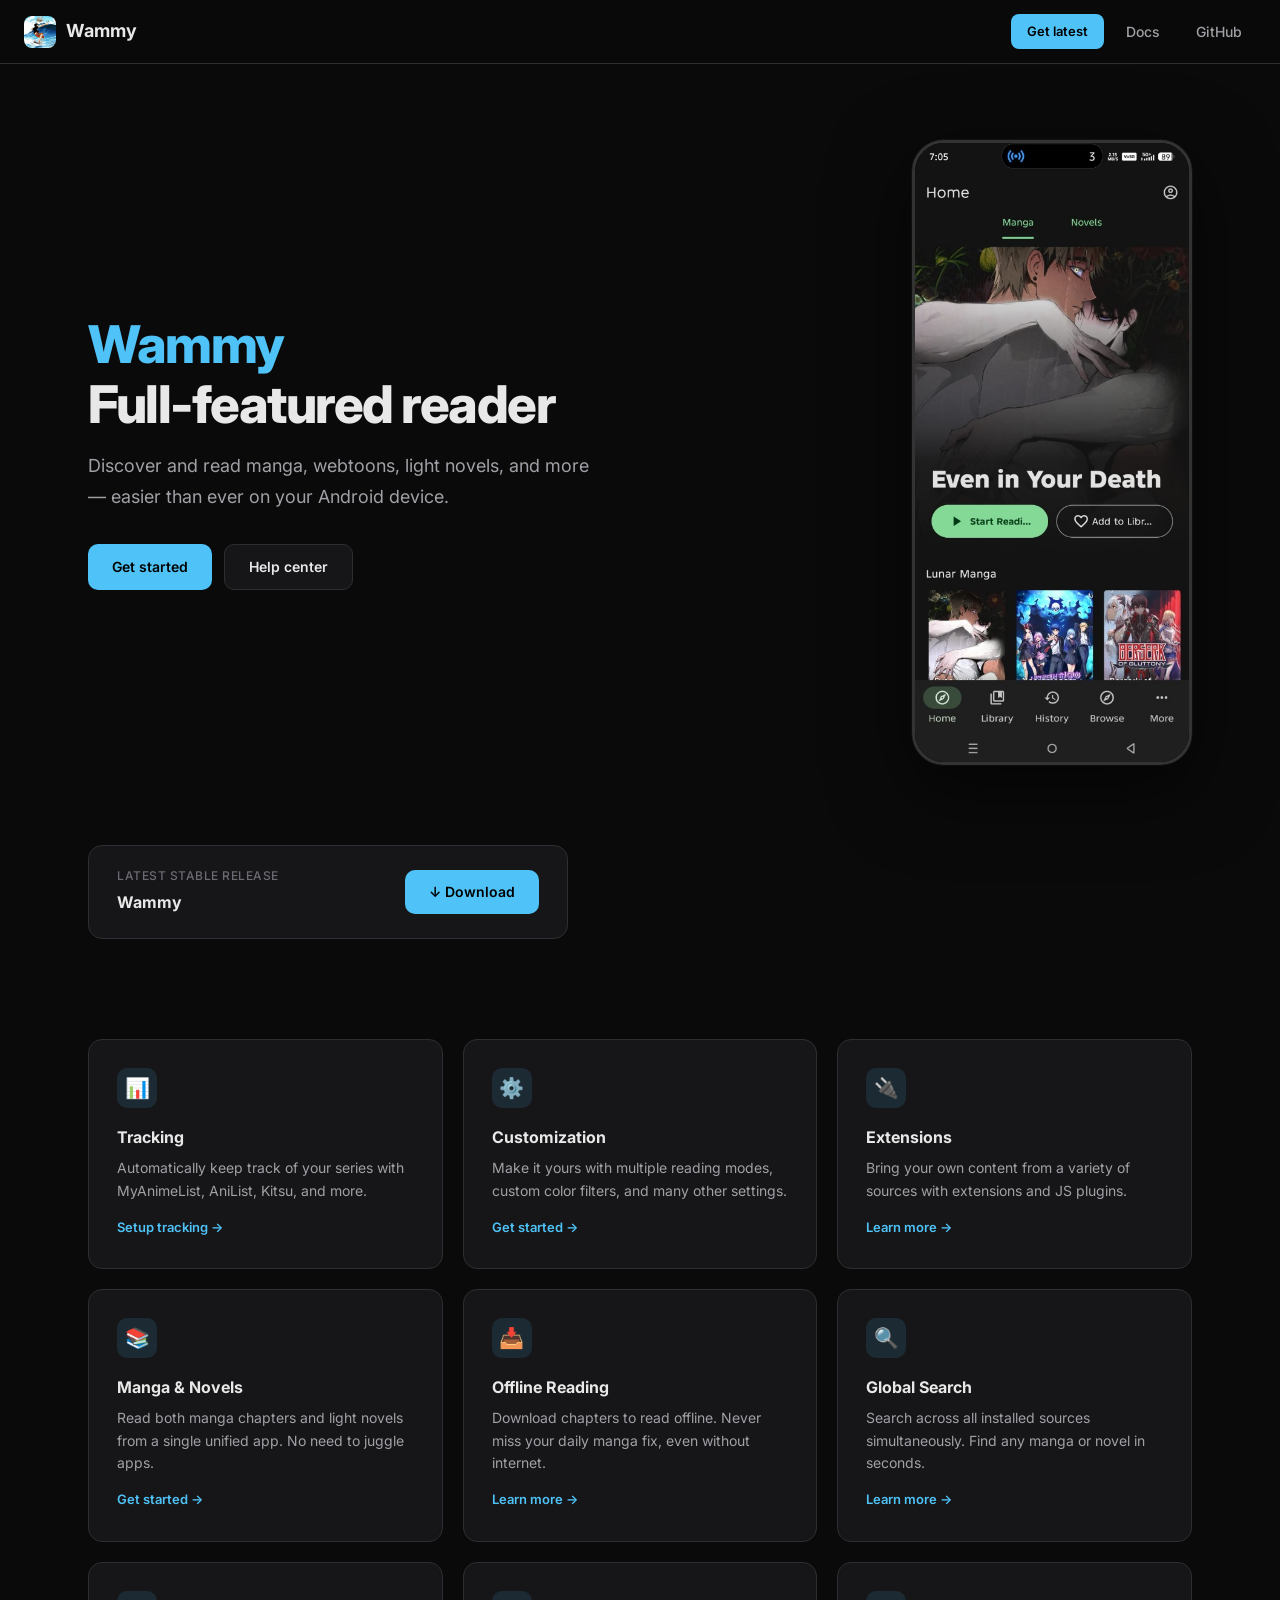
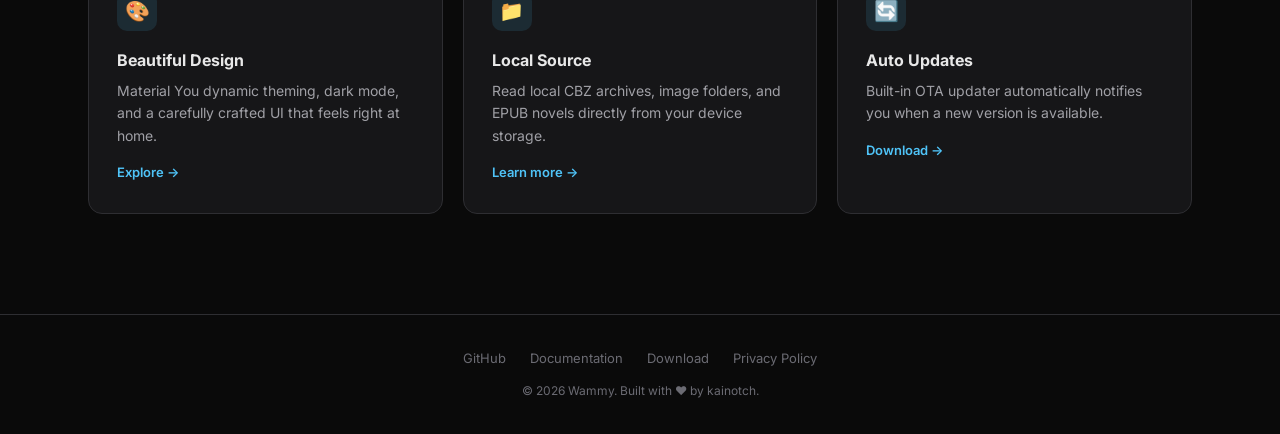
<file: index.html>
<!DOCTYPE html>
<html lang="en">
<head>
    <meta charset="UTF-8">
    <meta name="viewport" content="width=device-width, initial-scale=1.0">
    <title>Wammy — Manga & Novel Reader</title>
    <meta name="description" content="Wammy is a free, open-source manga and novel reader for Android. Read manga and light novels from multiple sources in one beautiful app.">
    <meta name="theme-color" content="#0a0a0a">
    <meta property="og:title" content="Wammy — Manga & Novel Reader">
    <meta property="og:description" content="A free, open-source manga and novel reader for Android.">
    <meta property="og:image" content="https://wammy-otaku.github.io/assets/wammy-logo.jpg">
    <meta property="og:type" content="website">
    <meta property="og:url" content="https://wammy-otaku.github.io">
    <link rel="icon" type="image/jpeg" href="assets/wammy-logo.jpg">
    <link rel="stylesheet" href="assets/style.css">
</head>
<body>

    <!-- Top Nav -->
    <nav class="top-nav">
        <div class="nav-container">
            <a href="/" class="nav-brand">
                <img src="assets/wammy-logo.jpg" alt="Wammy">
                <span>Wammy</span>
            </a>
            <div class="nav-links">
                <a href="download.html" class="nav-link nav-version-btn">Get <span class="nav-version">latest</span></a>
                <a href="docs/" class="nav-link">Docs</a>
                <a href="https://github.com/kainotch/Wammy" class="nav-link" target="_blank">GitHub</a>
            </div>
        </div>
    </nav>

    <!-- Hero -->
    <section class="hero">
        <div class="hero-text">
            <h1><span class="accent">Wammy</span><br>Full-featured reader</h1>
            <p>Discover and read manga, webtoons, light novels, and more — easier than ever on your Android device.</p>
            <div class="hero-buttons">
                <a href="docs/getting-started.html" class="btn btn-primary">Get started</a>
                <a href="docs/" class="btn btn-secondary">Help center</a>
            </div>
        </div>
        <div class="hero-phone">
            <div class="phone-frame">
                <img src="assets/app-preview.jpg" alt="Wammy App Preview">
            </div>
        </div>
    </section>

    <!-- Latest Release Card -->
    <section class="release-card-section">
        <div class="release-card">
            <div class="release-info">
                <div class="release-label">Latest stable release</div>
                <div class="release-name" id="release-name">Wammy</div>
                <div class="release-date" id="release-date"></div>
            </div>
            <a href="download.html" class="release-download-btn">↓ Download</a>
        </div>
    </section>

    <!-- Feature Cards -->
    <section class="features-section">
        <div class="features-grid">
            <div class="feature-card">
                <div class="feature-icon">📊</div>
                <h3>Tracking</h3>
                <p>Automatically keep track of your series with MyAnimeList, AniList, Kitsu, and more.</p>
                <a href="docs/tracking.html" class="feature-link">Setup tracking →</a>
            </div>
            <div class="feature-card">
                <div class="feature-icon">⚙️</div>
                <h3>Customization</h3>
                <p>Make it yours with multiple reading modes, custom color filters, and many other settings.</p>
                <a href="docs/reader-settings.html" class="feature-link">Get started →</a>
            </div>
            <div class="feature-card">
                <div class="feature-icon">🔌</div>
                <h3>Extensions</h3>
                <p>Bring your own content from a variety of sources with extensions and JS plugins.</p>
                <a href="docs/extensions.html" class="feature-link">Learn more →</a>
            </div>
            <div class="feature-card">
                <div class="feature-icon">📚</div>
                <h3>Manga & Novels</h3>
                <p>Read both manga chapters and light novels from a single unified app. No need to juggle apps.</p>
                <a href="docs/getting-started.html" class="feature-link">Get started →</a>
            </div>
            <div class="feature-card">
                <div class="feature-icon">📥</div>
                <h3>Offline Reading</h3>
                <p>Download chapters to read offline. Never miss your daily manga fix, even without internet.</p>
                <a href="docs/getting-started.html" class="feature-link">Learn more →</a>
            </div>
            <div class="feature-card">
                <div class="feature-icon">🔍</div>
                <h3>Global Search</h3>
                <p>Search across all installed sources simultaneously. Find any manga or novel in seconds.</p>
                <a href="docs/extensions.html" class="feature-link">Learn more →</a>
            </div>
            <div class="feature-card">
                <div class="feature-icon">🎨</div>
                <h3>Beautiful Design</h3>
                <p>Material You dynamic theming, dark mode, and a carefully crafted UI that feels right at home.</p>
                <a href="docs/reader-settings.html" class="feature-link">Explore →</a>
            </div>
            <div class="feature-card">
                <div class="feature-icon">📁</div>
                <h3>Local Source</h3>
                <p>Read local CBZ archives, image folders, and EPUB novels directly from your device storage.</p>
                <a href="docs/local-source.html" class="feature-link">Learn more →</a>
            </div>
            <div class="feature-card">
                <div class="feature-icon">🔄</div>
                <h3>Auto Updates</h3>
                <p>Built-in OTA updater automatically notifies you when a new version is available.</p>
                <a href="download.html" class="feature-link">Download →</a>
            </div>
        </div>
    </section>

    <!-- Footer -->
    <footer>
        <div class="footer-content">
            <div class="footer-links">
                <a href="https://github.com/kainotch/Wammy" target="_blank">GitHub</a>
                <a href="docs/">Documentation</a>
                <a href="download.html">Download</a>
                <a href="privacy/">Privacy Policy</a>
            </div>
            <p class="footer-copy">© 2026 Wammy. Built with ❤️ by kainotch.</p>
        </div>
    </footer>

    <script>
        fetch('https://api.github.com/repos/kainotch/Wammy/releases/latest')
            .then(r => r.json())
            .then(data => {
                // Update nav version button
                document.querySelectorAll('.nav-version').forEach(el => {
                    if (data.tag_name) el.textContent = data.tag_name;
                });
                // Update release card
                const relName = document.getElementById('release-name');
                const relDate = document.getElementById('release-date');
                if (relName && data.tag_name) relName.textContent = 'Wammy ' + data.tag_name;
                if (relDate && data.published_at) {
                    const d = new Date(data.published_at);
                    relDate.textContent = 'Released ' + d.toLocaleDateString('en-US', { month: 'short', day: 'numeric', year: 'numeric' });
                }
            })
            .catch(() => {});
    </script>

</body>
</html>
</file>
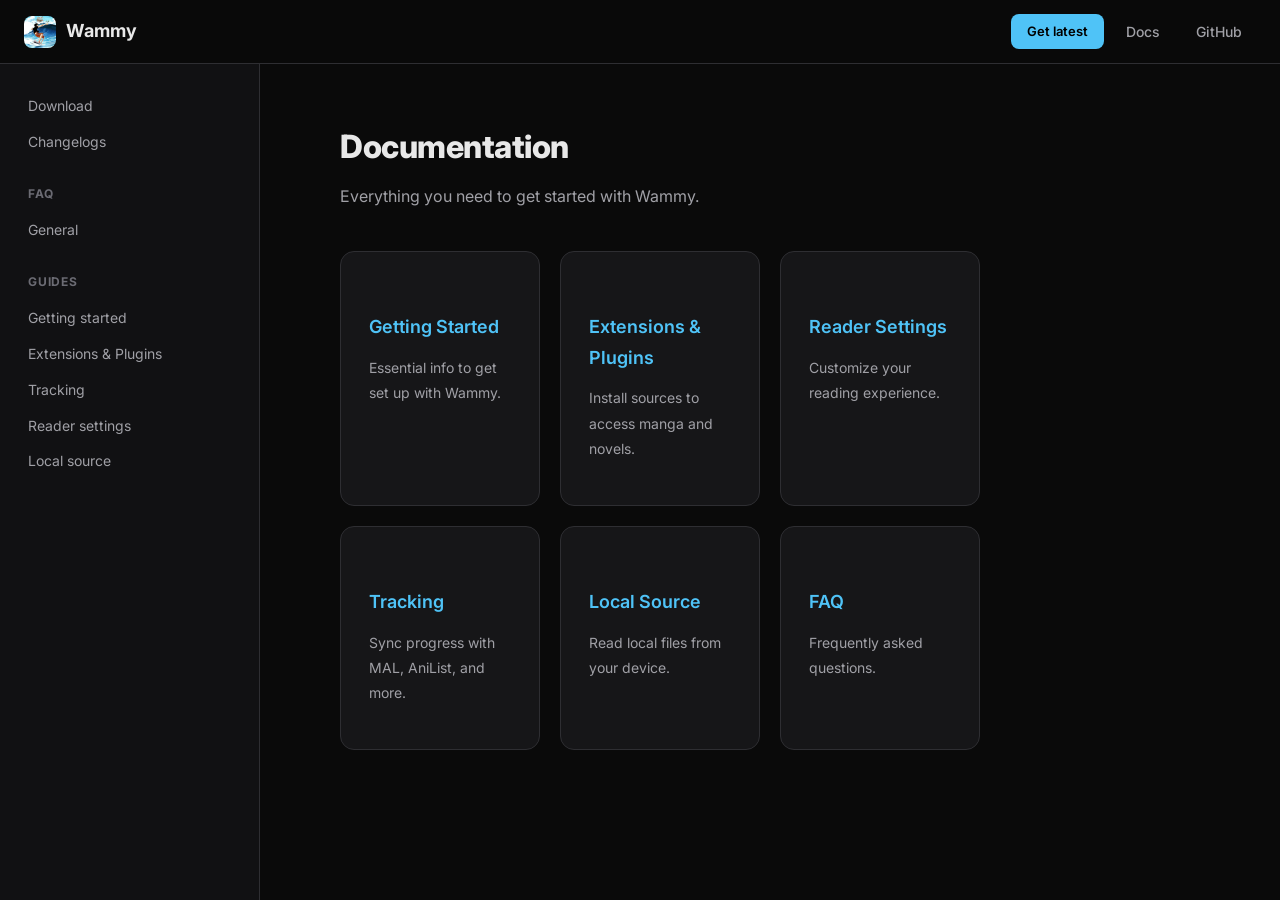
<file: docs/index.html>
<!DOCTYPE html>
<html lang='en'>
<head>
    <meta charset='UTF-8'>
    <meta name='viewport' content='width=device-width, initial-scale=1.0'>
    <title>Documentation — Wammy</title>
    <link rel='icon' type='image/jpeg' href='../assets/wammy-logo.jpg'>
    <link rel='stylesheet' href='../assets/style.css'>
</head>
<body>
        <!-- Top Nav -->
    <nav class='top-nav'>
        <div class='nav-container'>
            <a href='../index.html' class='nav-brand'>
                <img src='../assets/wammy-logo.jpg' alt='Wammy'>
                <span>Wammy</span>
            </a>
            <div class='nav-links'>
                <a href='../download.html' class='nav-link nav-version-btn'>Get <span class='nav-version'>latest</span></a>
                <a href='../docs/' class='nav-link'>Docs</a>
                <a href='https://github.com/kainotch/Wammy' class='nav-link' target='_blank'>GitHub</a>
            </div>
        </div>
    </nav>
    <div class='docs-layout'>
            <!-- Left Sidebar -->
    <aside class='sidebar'>
        <div class='sidebar-section'>
            <a href='../download.html' class='sidebar-link '>Download</a>
            <a href='https://github.com/kainotch/Wammy/releases' class='sidebar-link' target='_blank'>Changelogs</a>
        </div>
        <div class='sidebar-section'>
            <div class='sidebar-section-title'>FAQ</div>
            <a href='../docs/faq.html' class='sidebar-link '>General</a>
        </div>
        <div class='sidebar-section'>
            <div class='sidebar-section-title'>Guides</div>
            <a href='../docs/getting-started.html' class='sidebar-link '>Getting started</a>
            <a href='../docs/extensions.html' class='sidebar-link '>Extensions & Plugins</a>
            <a href='../docs/tracking.html' class='sidebar-link '>Tracking</a>
            <a href='../docs/reader-settings.html' class='sidebar-link '>Reader settings</a>
            <a href='../docs/local-source.html' class='sidebar-link '>Local source</a>
        </div>
    </aside>
        <main class='docs-content'>
            <h1>Documentation</h1>
<p class='subtitle'>Everything you need to get started with Wammy.</p>
<div class='features-grid' style='margin-top: 40px;'>
    <a href='getting-started.html' class='feature-card' style='text-decoration: none;'>
        <h3>Getting Started</h3>
        <p>Essential info to get set up with Wammy.</p>
    </a>
    <a href='extensions.html' class='feature-card' style='text-decoration: none;'>
        <h3>Extensions & Plugins</h3>
        <p>Install sources to access manga and novels.</p>
    </a>
    <a href='reader-settings.html' class='feature-card' style='text-decoration: none;'>
        <h3>Reader Settings</h3>
        <p>Customize your reading experience.</p>
    </a>
    <a href='tracking.html' class='feature-card' style='text-decoration: none;'>
        <h3>Tracking</h3>
        <p>Sync progress with MAL, AniList, and more.</p>
    </a>
    <a href='local-source.html' class='feature-card' style='text-decoration: none;'>
        <h3>Local Source</h3>
        <p>Read local files from your device.</p>
    </a>
    <a href='faq.html' class='feature-card' style='text-decoration: none;'>
        <h3>FAQ</h3>
        <p>Frequently asked questions.</p>
    </a>
</div>
        </main>
        
    </div>
        <script>
        fetch('https://api.github.com/repos/kainotch/Wammy/releases/latest')
            .then(r => r.json())
            .then(data => {
                document.querySelectorAll('.nav-version').forEach(el => {
                    if (data.tag_name) el.textContent = data.tag_name;
                });
                
                const relName = document.getElementById('release-name');
                const relDate = document.getElementById('release-date');
                if (relName && data.tag_name) relName.textContent = 'Wammy ' + data.tag_name;
                if (relDate && data.published_at) {
                    const d = new Date(data.published_at);
                    relDate.textContent = 'Released ' + d.toLocaleDateString('en-US', { month: 'short', day: 'numeric', year: 'numeric' });
                }

                const changelogVersion = document.getElementById('changelog-version');
                const changelogBody = document.getElementById('changelog-body');
                if (changelogVersion && data.tag_name) changelogVersion.textContent = data.tag_name;
                if (changelogBody && data.body) {
                    let html = data.body.replace(/\r\n/g, '<br>');
                    html = html.replace(/^### (.*$)/gim, '<h3>$1</h3>');
                    html = html.replace(/^## (.*$)/gim, '<h2>$1</h2>');
                    html = html.replace(/^\* (.*$)/gim, '<ul><li>$1</li></ul>');
                    html = html.replace(/<\/ul><br><ul>/gim, '<br>');
                    changelogBody.innerHTML = html;
                }
            })
            .catch(() => {});
    </script>
</body>
</html>
</file>
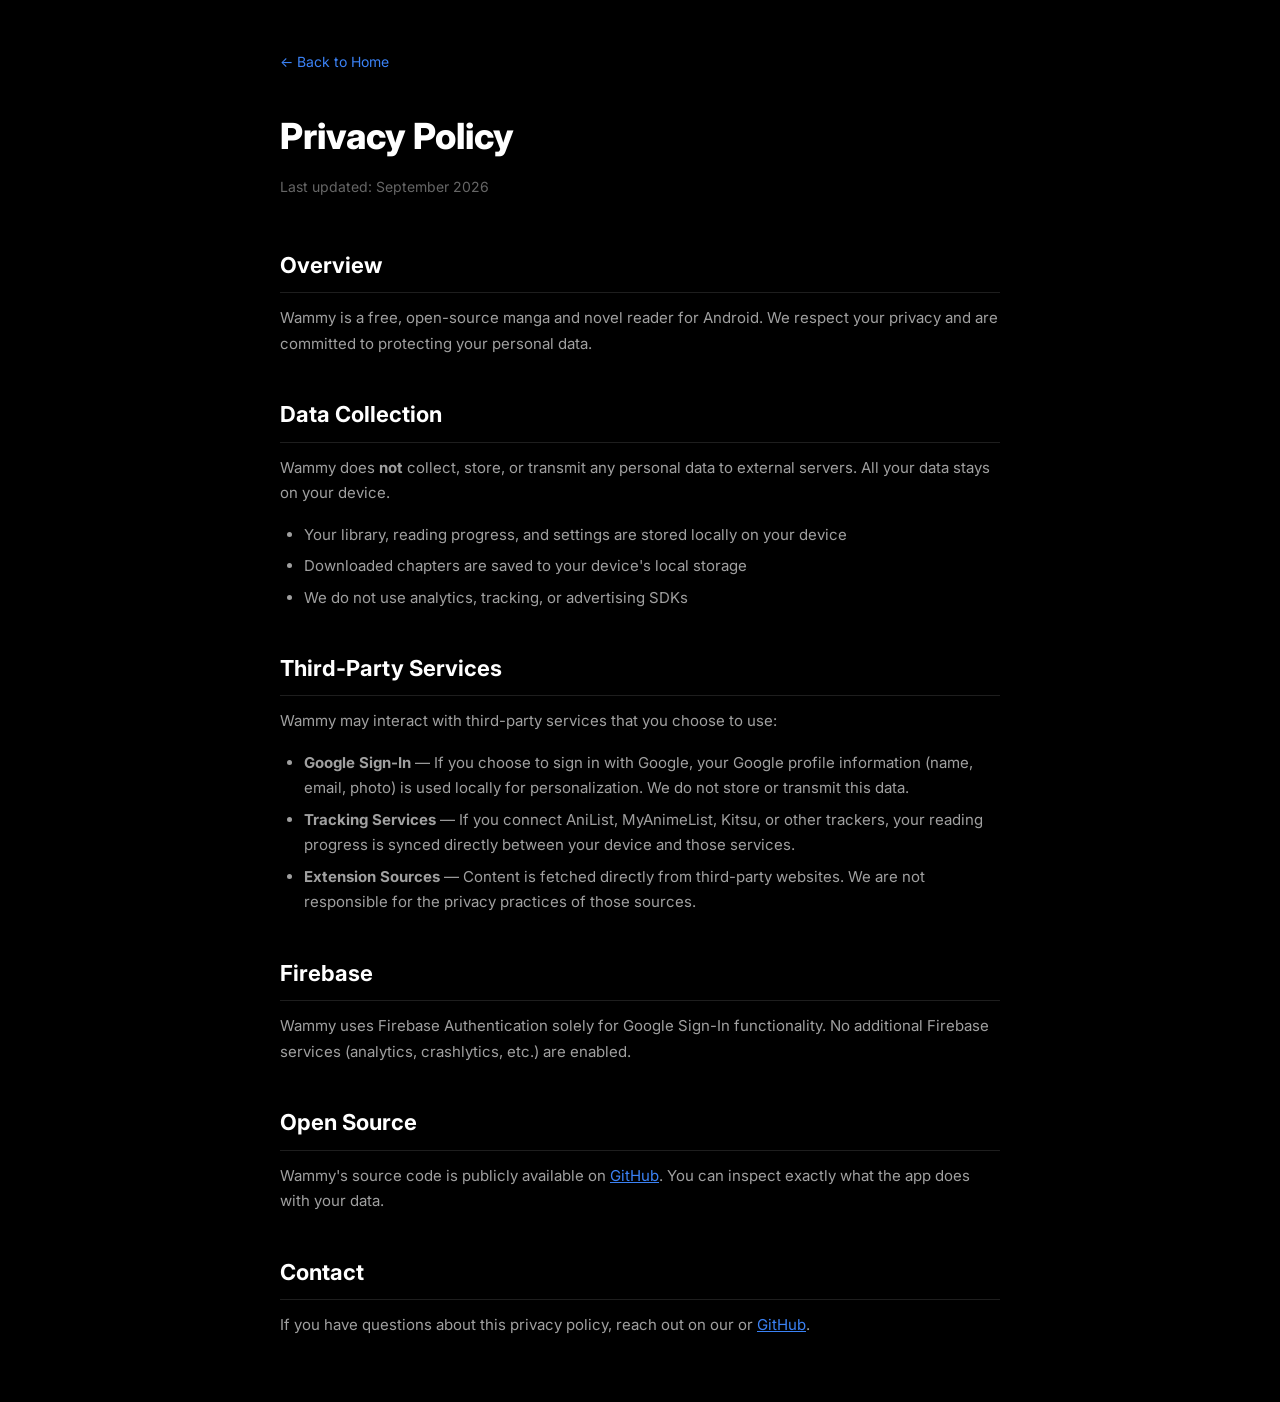
<file: privacy/index.html>
<!DOCTYPE html>
<html lang="en">
<head>
    <meta charset="UTF-8">
    <meta name="viewport" content="width=device-width, initial-scale=1.0">
    <title>Privacy Policy | Wammy</title>
    <meta name="theme-color" content="#000000">
    <link rel="icon" type="image/jpeg" href="/assets/wammy-logo.jpg">
    <style>
        @import url('https://fonts.googleapis.com/css2?family=Inter:wght@300;400;500;600;700;800&display=swap');
        * { margin: 0; padding: 0; box-sizing: border-box; }
        body { font-family: 'Inter', sans-serif; background: #000; color: #fff; line-height: 1.7; padding: 48px 24px; }
        .container { max-width: 720px; margin: 0 auto; }
        .back { color: #3b82f6; text-decoration: none; font-size: 14px; margin-bottom: 32px; display: inline-block; }
        h1 { font-size: 36px; font-weight: 800; margin-bottom: 8px; }
        .updated { color: #666; font-size: 14px; margin-bottom: 48px; }
        h2 { font-size: 22px; font-weight: 700; margin-top: 40px; margin-bottom: 12px; border-bottom: 1px solid #1e1e1e; padding-bottom: 8px; }
        p { color: #a0a0a0; margin-bottom: 16px; font-size: 15px; }
        ul { color: #a0a0a0; padding-left: 24px; margin-bottom: 16px; font-size: 15px; }
        li { margin-bottom: 6px; }
        a { color: #3b82f6; }
    </style>
</head>
<body>
    <div class="container">
        <a href="/" class="back">← Back to Home</a>
        <h1>Privacy Policy</h1>
        <p class="updated">Last updated: September 2026</p>

        <h2>Overview</h2>
        <p>Wammy is a free, open-source manga and novel reader for Android. We respect your privacy and are committed to protecting your personal data.</p>

        <h2>Data Collection</h2>
        <p>Wammy does <strong>not</strong> collect, store, or transmit any personal data to external servers. All your data stays on your device.</p>
        <ul>
            <li>Your library, reading progress, and settings are stored locally on your device</li>
            <li>Downloaded chapters are saved to your device's local storage</li>
            <li>We do not use analytics, tracking, or advertising SDKs</li>
        </ul>

        <h2>Third-Party Services</h2>
        <p>Wammy may interact with third-party services that you choose to use:</p>
        <ul>
            <li><strong>Google Sign-In</strong> — If you choose to sign in with Google, your Google profile information (name, email, photo) is used locally for personalization. We do not store or transmit this data.</li>
            <li><strong>Tracking Services</strong> — If you connect AniList, MyAnimeList, Kitsu, or other trackers, your reading progress is synced directly between your device and those services.</li>
            <li><strong>Extension Sources</strong> — Content is fetched directly from third-party websites. We are not responsible for the privacy practices of those sources.</li>
        </ul>

        <h2>Firebase</h2>
        <p>Wammy uses Firebase Authentication solely for Google Sign-In functionality. No additional Firebase services (analytics, crashlytics, etc.) are enabled.</p>

        <h2>Open Source</h2>
        <p>Wammy's source code is publicly available on <a href="https://github.com/wammy-otaku/wammy" target="_blank">GitHub</a>. You can inspect exactly what the app does with your data.</p>

        <h2>Contact</h2>
        <p>If you have questions about this privacy policy, reach out on our  or <a href="https://github.com/wammy-otaku/wammy/issues" target="_blank">GitHub</a>.</p>
    </div>
</body>
</html>
</file>
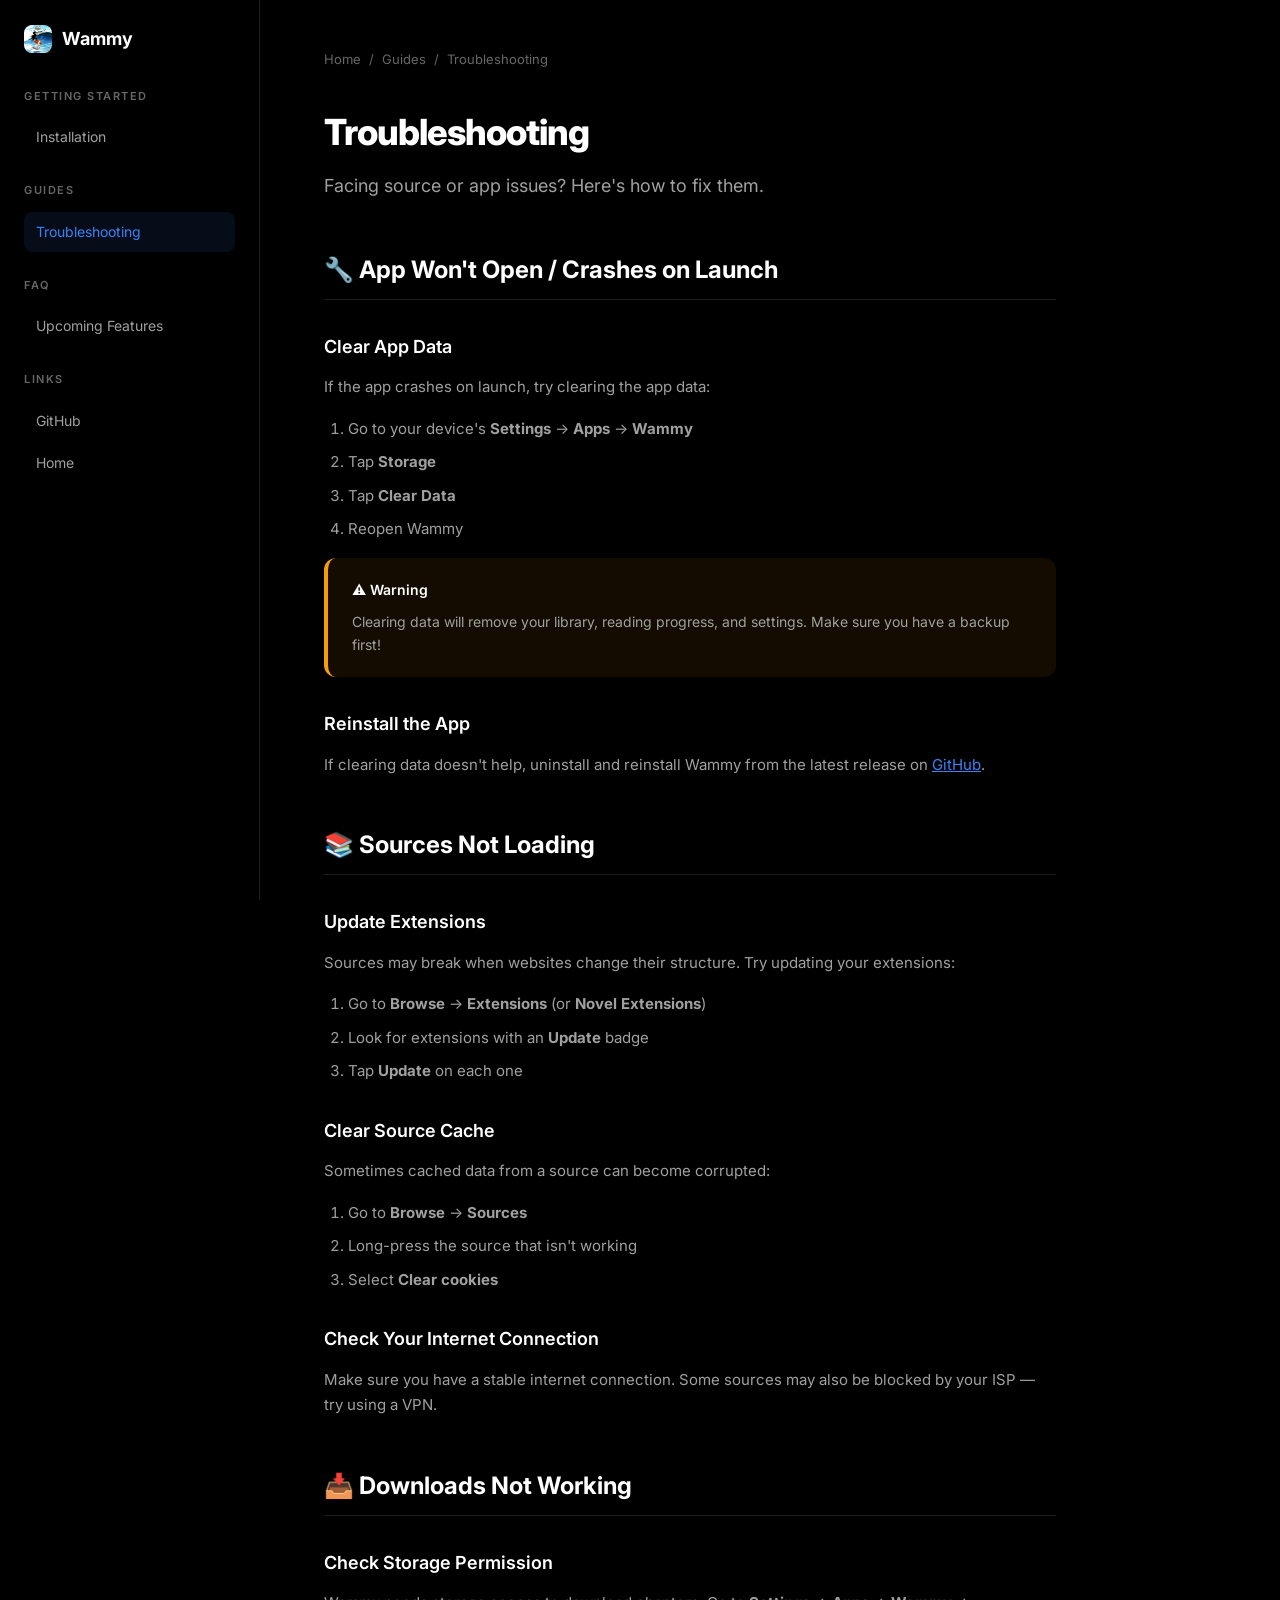
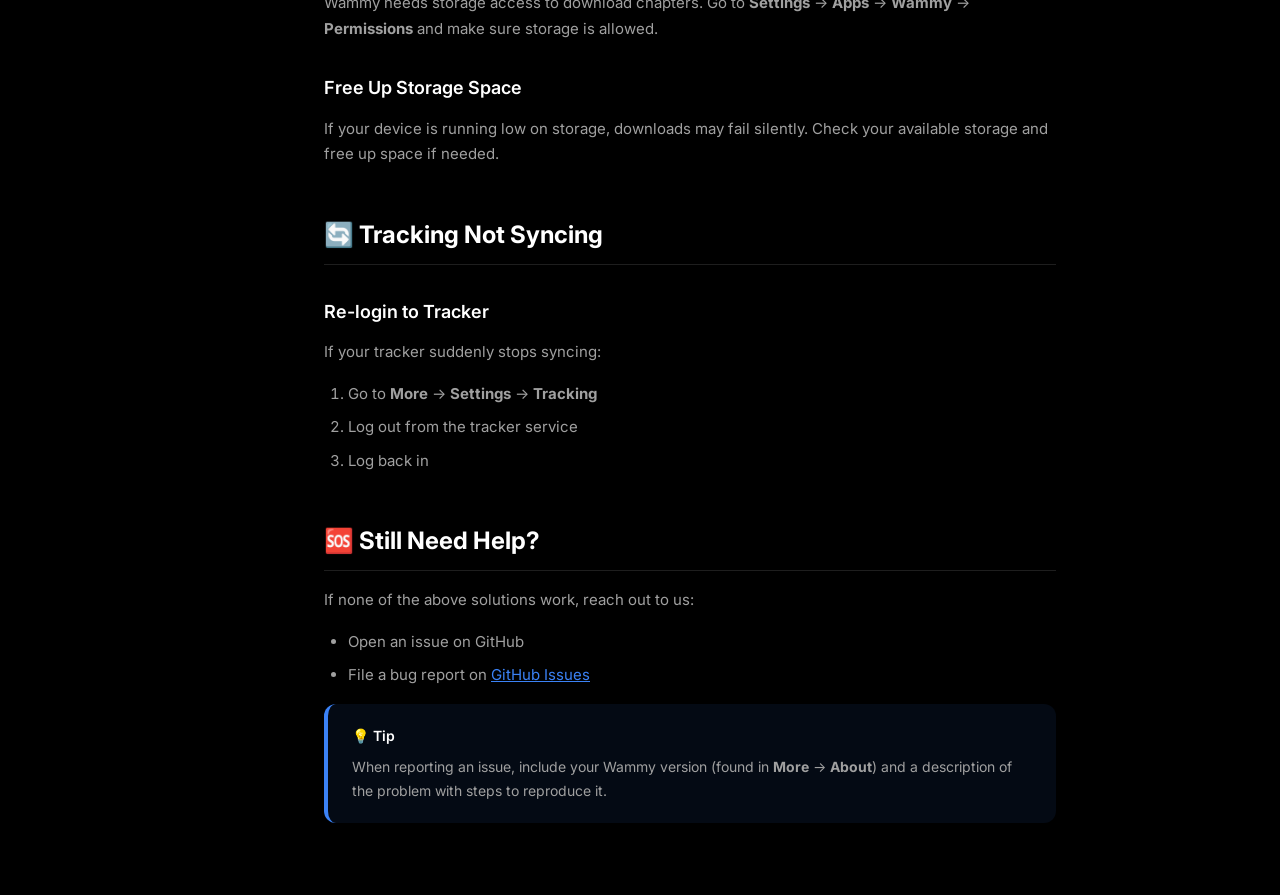
<file: docs/guides/troubleshooting/index.html>
<!DOCTYPE html>
<html lang="en">
<head>
    <meta charset="UTF-8">
    <meta name="viewport" content="width=device-width, initial-scale=1.0">
    <title>Troubleshooting | Wammy Docs</title>
    <meta name="description" content="Facing source or app issues with Wammy? Here's how to troubleshoot.">
    <meta name="theme-color" content="#000000">
    <meta property="og:title" content="Troubleshooting — Wammy Docs">
    <meta property="og:description" content="Facing source or app issues? Here's how to troubleshoot.">
    <meta property="og:image" content="https://wammy-otaku.github.io/assets/wammy-logo.jpg">
    <link rel="icon" type="image/jpeg" href="/assets/wammy-logo.jpg">
    <style>
        @import url('https://fonts.googleapis.com/css2?family=Inter:wght@300;400;500;600;700;800&display=swap');

        * { margin: 0; padding: 0; box-sizing: border-box; }

        :root {
            --bg: #000000;
            --bg-card: #111111;
            --bg-card-hover: #1a1a1a;
            --text: #ffffff;
            --text-secondary: #a0a0a0;
            --text-muted: #666666;
            --accent: #3b82f6;
            --border: #1e1e1e;
            --code-bg: #0d0d0d;
        }

        body {
            font-family: 'Inter', -apple-system, sans-serif;
            background: var(--bg);
            color: var(--text);
            line-height: 1.7;
        }

        /* Sidebar + Content Layout */
        .layout {
            display: flex;
            min-height: 100vh;
        }

        .sidebar {
            width: 260px;
            position: fixed;
            top: 0;
            left: 0;
            height: 100vh;
            border-right: 1px solid var(--border);
            padding: 24px;
            overflow-y: auto;
            background: var(--bg);
        }

        .sidebar-brand {
            display: flex;
            align-items: center;
            gap: 10px;
            text-decoration: none;
            color: var(--text);
            font-weight: 700;
            font-size: 18px;
            margin-bottom: 32px;
        }

        .sidebar-brand img {
            width: 28px;
            height: 28px;
            border-radius: 8px;
        }

        .sidebar-section {
            margin-bottom: 24px;
        }

        .sidebar-section h4 {
            font-size: 11px;
            text-transform: uppercase;
            letter-spacing: 1.5px;
            color: var(--text-muted);
            margin-bottom: 12px;
            font-weight: 600;
        }

        .sidebar-section a {
            display: block;
            padding: 8px 12px;
            color: var(--text-secondary);
            text-decoration: none;
            font-size: 14px;
            border-radius: 8px;
            transition: all 0.2s;
            margin-bottom: 2px;
        }

        .sidebar-section a:hover {
            color: var(--text);
            background: var(--bg-card);
        }

        .sidebar-section a.active {
            color: var(--accent);
            background: rgba(59, 130, 246, 0.1);
        }

        /* Main content */
        .main {
            margin-left: 260px;
            flex: 1;
            padding: 48px 64px;
            max-width: 860px;
        }

        .breadcrumb {
            display: flex;
            gap: 8px;
            align-items: center;
            color: var(--text-muted);
            font-size: 13px;
            margin-bottom: 32px;
        }

        .breadcrumb a {
            color: var(--text-muted);
            text-decoration: none;
        }

        .breadcrumb a:hover {
            color: var(--accent);
        }

        .main h1 {
            font-size: 36px;
            font-weight: 800;
            letter-spacing: -1px;
            margin-bottom: 8px;
        }

        .main .subtitle {
            color: var(--text-secondary);
            font-size: 18px;
            margin-bottom: 48px;
        }

        .main h2 {
            font-size: 24px;
            font-weight: 700;
            margin-top: 48px;
            margin-bottom: 16px;
            padding-bottom: 8px;
            border-bottom: 1px solid var(--border);
        }

        .main h3 {
            font-size: 18px;
            font-weight: 600;
            margin-top: 32px;
            margin-bottom: 12px;
        }

        .main p {
            color: var(--text-secondary);
            margin-bottom: 16px;
            font-size: 15px;
        }

        .main ol, .main ul {
            color: var(--text-secondary);
            margin-bottom: 16px;
            padding-left: 24px;
            font-size: 15px;
        }

        .main li {
            margin-bottom: 8px;
        }

        .main code {
            background: var(--code-bg);
            padding: 2px 8px;
            border-radius: 6px;
            font-size: 14px;
            color: #e5c07b;
            font-family: 'Fira Code', monospace;
        }

        .main pre {
            background: var(--code-bg);
            border: 1px solid var(--border);
            border-radius: 12px;
            padding: 20px;
            margin-bottom: 24px;
            overflow-x: auto;
        }

        .main pre code {
            background: none;
            padding: 0;
            color: var(--text-secondary);
        }

        /* Callout boxes */
        .callout {
            border-radius: 12px;
            padding: 20px 24px;
            margin-bottom: 24px;
            border-left: 4px solid;
        }

        .callout-info {
            background: rgba(59, 130, 246, 0.08);
            border-color: var(--accent);
        }

        .callout-warning {
            background: rgba(245, 158, 11, 0.08);
            border-color: #f59e0b;
        }

        .callout-danger {
            background: rgba(239, 68, 68, 0.08);
            border-color: #ef4444;
        }

        .callout-title {
            font-weight: 600;
            font-size: 14px;
            margin-bottom: 8px;
            display: flex;
            align-items: center;
            gap: 8px;
        }

        .callout p {
            margin-bottom: 0;
            font-size: 14px;
        }

        /* Responsive */
        @media (max-width: 768px) {
            .sidebar {
                display: none;
            }
            .main {
                margin-left: 0;
                padding: 24px;
            }
        }
    </style>
</head>
<body>

    <div class="layout">
        <!-- Sidebar -->
        <aside class="sidebar">
            <a href="/" class="sidebar-brand">
                <img src="/assets/wammy-logo.jpg" alt="Wammy">
                Wammy
            </a>

            <div class="sidebar-section">
                <h4>Getting Started</h4>
                <a href="/docs/guides/troubleshooting/">Installation</a>
            </div>

            <div class="sidebar-section">
                <h4>Guides</h4>
                <a href="/docs/guides/troubleshooting/" class="active">Troubleshooting</a>
            </div>

            <div class="sidebar-section">
                <h4>FAQ</h4>
                <a href="/docs/faq/updates/upcoming/">Upcoming Features</a>
            </div>

            <div class="sidebar-section">
                <h4>Links</h4>
                <a href="https://github.com/wammy-otaku/wammy" target="_blank">GitHub</a>
                
                <a href="/">Home</a>
            </div>
        </aside>

        <!-- Content -->
        <main class="main">
            <div class="breadcrumb">
                <a href="/">Home</a> / <a href="/docs/guides/troubleshooting/">Guides</a> / <span>Troubleshooting</span>
            </div>

            <h1>Troubleshooting</h1>
            <p class="subtitle">Facing source or app issues? Here's how to fix them.</p>

            <h2>🔧 App Won't Open / Crashes on Launch</h2>

            <h3>Clear App Data</h3>
            <p>If the app crashes on launch, try clearing the app data:</p>
            <ol>
                <li>Go to your device's <strong>Settings</strong> → <strong>Apps</strong> → <strong>Wammy</strong></li>
                <li>Tap <strong>Storage</strong></li>
                <li>Tap <strong>Clear Data</strong></li>
                <li>Reopen Wammy</li>
            </ol>

            <div class="callout callout-warning">
                <div class="callout-title">⚠️ Warning</div>
                <p>Clearing data will remove your library, reading progress, and settings. Make sure you have a backup first!</p>
            </div>

            <h3>Reinstall the App</h3>
            <p>If clearing data doesn't help, uninstall and reinstall Wammy from the latest release on <a href="https://github.com/wammy-otaku/wammy/releases" style="color: var(--accent);">GitHub</a>.</p>

            <h2>📚 Sources Not Loading</h2>

            <h3>Update Extensions</h3>
            <p>Sources may break when websites change their structure. Try updating your extensions:</p>
            <ol>
                <li>Go to <strong>Browse</strong> → <strong>Extensions</strong> (or <strong>Novel Extensions</strong>)</li>
                <li>Look for extensions with an <strong>Update</strong> badge</li>
                <li>Tap <strong>Update</strong> on each one</li>
            </ol>

            <h3>Clear Source Cache</h3>
            <p>Sometimes cached data from a source can become corrupted:</p>
            <ol>
                <li>Go to <strong>Browse</strong> → <strong>Sources</strong></li>
                <li>Long-press the source that isn't working</li>
                <li>Select <strong>Clear cookies</strong></li>
            </ol>

            <h3>Check Your Internet Connection</h3>
            <p>Make sure you have a stable internet connection. Some sources may also be blocked by your ISP — try using a VPN.</p>

            <h2>📥 Downloads Not Working</h2>

            <h3>Check Storage Permission</h3>
            <p>Wammy needs storage access to download chapters. Go to <strong>Settings</strong> → <strong>Apps</strong> → <strong>Wammy</strong> → <strong>Permissions</strong> and make sure storage is allowed.</p>

            <h3>Free Up Storage Space</h3>
            <p>If your device is running low on storage, downloads may fail silently. Check your available storage and free up space if needed.</p>

            <h2>🔄 Tracking Not Syncing</h2>

            <h3>Re-login to Tracker</h3>
            <p>If your tracker suddenly stops syncing:</p>
            <ol>
                <li>Go to <strong>More</strong> → <strong>Settings</strong> → <strong>Tracking</strong></li>
                <li>Log out from the tracker service</li>
                <li>Log back in</li>
            </ol>

            <h2>🆘 Still Need Help?</h2>

            <p>If none of the above solutions work, reach out to us:</p>
            <ul>
                <li>Open an issue on GitHub</li>
                <li>File a bug report on <a href="https://github.com/wammy-otaku/wammy/issues" style="color: var(--accent);" target="_blank">GitHub Issues</a></li>
            </ul>

            <div class="callout callout-info">
                <div class="callout-title">💡 Tip</div>
                <p>When reporting an issue, include your Wammy version (found in <strong>More</strong> → <strong>About</strong>) and a description of the problem with steps to reproduce it.</p>
            </div>
        </main>
    </div>

</body>
</html>
</file>
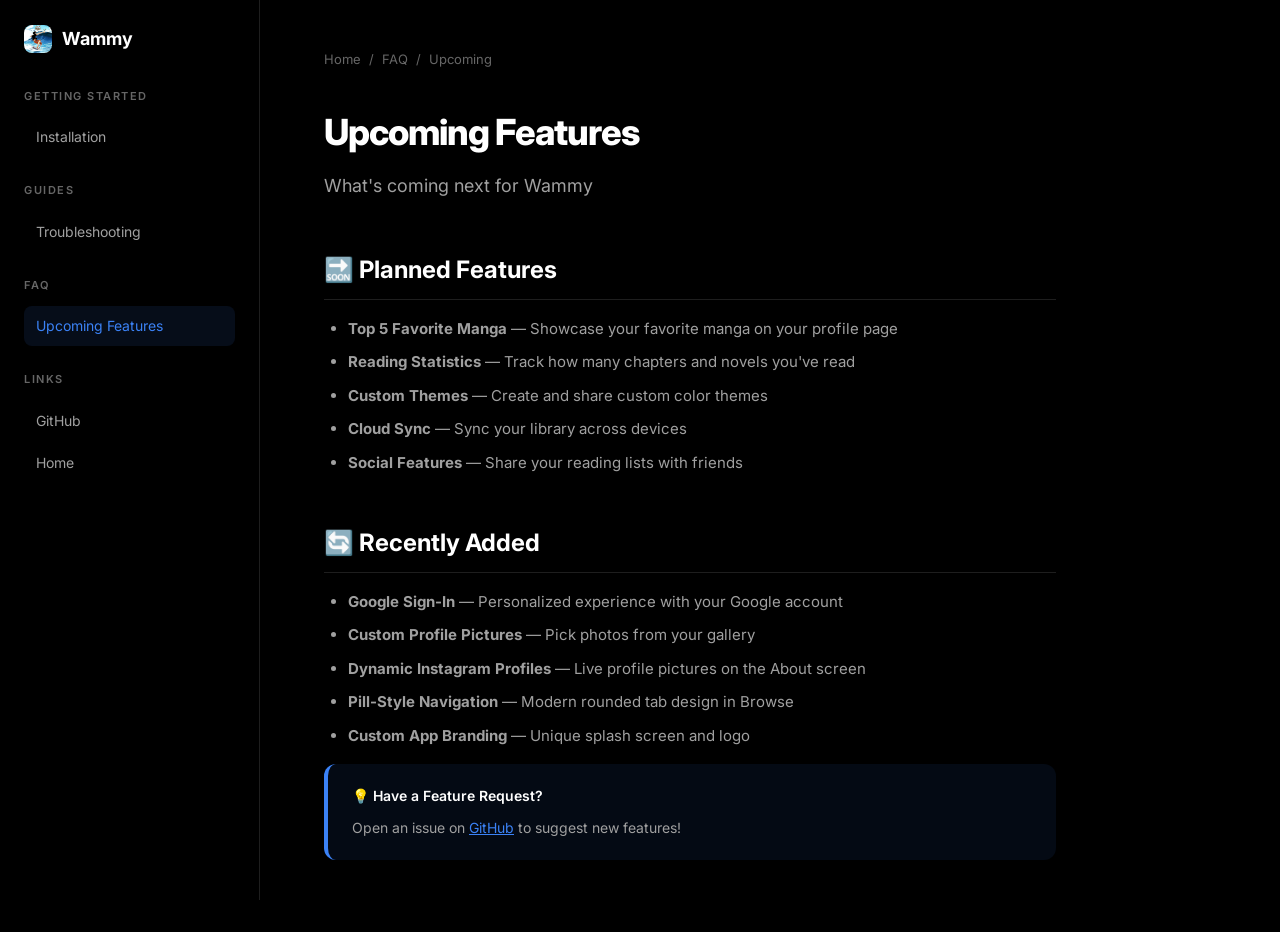
<file: docs/faq/updates/upcoming/index.html>
<!DOCTYPE html>
<html lang="en">
<head>
    <meta charset="UTF-8">
    <meta name="viewport" content="width=device-width, initial-scale=1.0">
    <title>Upcoming Features | Wammy Docs</title>
    <meta name="description" content="Upcoming features and updates planned for Wammy.">
    <meta name="theme-color" content="#000000">
    <link rel="icon" type="image/jpeg" href="/assets/wammy-logo.jpg">
    <style>
        @import url('https://fonts.googleapis.com/css2?family=Inter:wght@300;400;500;600;700;800&display=swap');
        * { margin: 0; padding: 0; box-sizing: border-box; }
        :root {
            --bg: #000000; --bg-card: #111111; --text: #ffffff;
            --text-secondary: #a0a0a0; --text-muted: #666666;
            --accent: #3b82f6; --border: #1e1e1e;
        }
        body { font-family: 'Inter', sans-serif; background: var(--bg); color: var(--text); line-height: 1.7; }
        .layout { display: flex; min-height: 100vh; }
        .sidebar { width: 260px; position: fixed; top: 0; left: 0; height: 100vh; border-right: 1px solid var(--border); padding: 24px; background: var(--bg); }
        .sidebar-brand { display: flex; align-items: center; gap: 10px; text-decoration: none; color: var(--text); font-weight: 700; font-size: 18px; margin-bottom: 32px; }
        .sidebar-brand img { width: 28px; height: 28px; border-radius: 8px; }
        .sidebar-section { margin-bottom: 24px; }
        .sidebar-section h4 { font-size: 11px; text-transform: uppercase; letter-spacing: 1.5px; color: var(--text-muted); margin-bottom: 12px; font-weight: 600; }
        .sidebar-section a { display: block; padding: 8px 12px; color: var(--text-secondary); text-decoration: none; font-size: 14px; border-radius: 8px; transition: all 0.2s; margin-bottom: 2px; }
        .sidebar-section a:hover { color: var(--text); background: var(--bg-card); }
        .sidebar-section a.active { color: var(--accent); background: rgba(59, 130, 246, 0.1); }
        .main { margin-left: 260px; flex: 1; padding: 48px 64px; max-width: 860px; }
        .breadcrumb { display: flex; gap: 8px; color: var(--text-muted); font-size: 13px; margin-bottom: 32px; }
        .breadcrumb a { color: var(--text-muted); text-decoration: none; }
        .breadcrumb a:hover { color: var(--accent); }
        .main h1 { font-size: 36px; font-weight: 800; letter-spacing: -1px; margin-bottom: 8px; }
        .main .subtitle { color: var(--text-secondary); font-size: 18px; margin-bottom: 48px; }
        .main h2 { font-size: 24px; font-weight: 700; margin-top: 48px; margin-bottom: 16px; padding-bottom: 8px; border-bottom: 1px solid var(--border); }
        .main p { color: var(--text-secondary); margin-bottom: 16px; font-size: 15px; }
        .main ul { color: var(--text-secondary); margin-bottom: 16px; padding-left: 24px; font-size: 15px; }
        .main li { margin-bottom: 8px; }
        .callout { border-radius: 12px; padding: 20px 24px; margin-bottom: 24px; border-left: 4px solid; background: rgba(59, 130, 246, 0.08); border-color: var(--accent); }
        .callout-title { font-weight: 600; font-size: 14px; margin-bottom: 8px; }
        .callout p { margin-bottom: 0; font-size: 14px; }
        @media (max-width: 768px) { .sidebar { display: none; } .main { margin-left: 0; padding: 24px; } }
    </style>
</head>
<body>
    <div class="layout">
        <aside class="sidebar">
            <a href="/" class="sidebar-brand"><img src="/assets/wammy-logo.jpg" alt="Wammy"> Wammy</a>
            <div class="sidebar-section"><h4>Getting Started</h4><a href="/docs/guides/troubleshooting/">Installation</a></div>
            <div class="sidebar-section"><h4>Guides</h4><a href="/docs/guides/troubleshooting/">Troubleshooting</a></div>
            <div class="sidebar-section"><h4>FAQ</h4><a href="/docs/faq/updates/upcoming/" class="active">Upcoming Features</a></div>
            <div class="sidebar-section"><h4>Links</h4><a href="https://github.com/wammy-otaku/wammy" target="_blank">GitHub</a><a href="/">Home</a></div>
        </aside>
        <main class="main">
            <div class="breadcrumb"><a href="/">Home</a> / <a href="/docs/faq/updates/upcoming/">FAQ</a> / <span>Upcoming</span></div>
            <h1>Upcoming Features</h1>
            <p class="subtitle">What's coming next for Wammy</p>

            <h2>🔜 Planned Features</h2>
            <ul>
                <li><strong>Top 5 Favorite Manga</strong> — Showcase your favorite manga on your profile page</li>
                <li><strong>Reading Statistics</strong> — Track how many chapters and novels you've read</li>
                <li><strong>Custom Themes</strong> — Create and share custom color themes</li>
                <li><strong>Cloud Sync</strong> — Sync your library across devices</li>
                <li><strong>Social Features</strong> — Share your reading lists with friends</li>
            </ul>

            <h2>🔄 Recently Added</h2>
            <ul>
                <li><strong>Google Sign-In</strong> — Personalized experience with your Google account</li>
                <li><strong>Custom Profile Pictures</strong> — Pick photos from your gallery</li>
                <li><strong>Dynamic Instagram Profiles</strong> — Live profile pictures on the About screen</li>
                <li><strong>Pill-Style Navigation</strong> — Modern rounded tab design in Browse</li>
                <li><strong>Custom App Branding</strong> — Unique splash screen and logo</li>
            </ul>

            <div class="callout">
                <div class="callout-title">💡 Have a Feature Request?</div>
                <p>Open an issue on <a href="https://github.com/wammy-otaku/wammy/issues" style="color: var(--accent);" target="_blank">GitHub</a> to suggest new features!</p>
            </div>
        </main>
    </div>
</body>
</html>
</file>
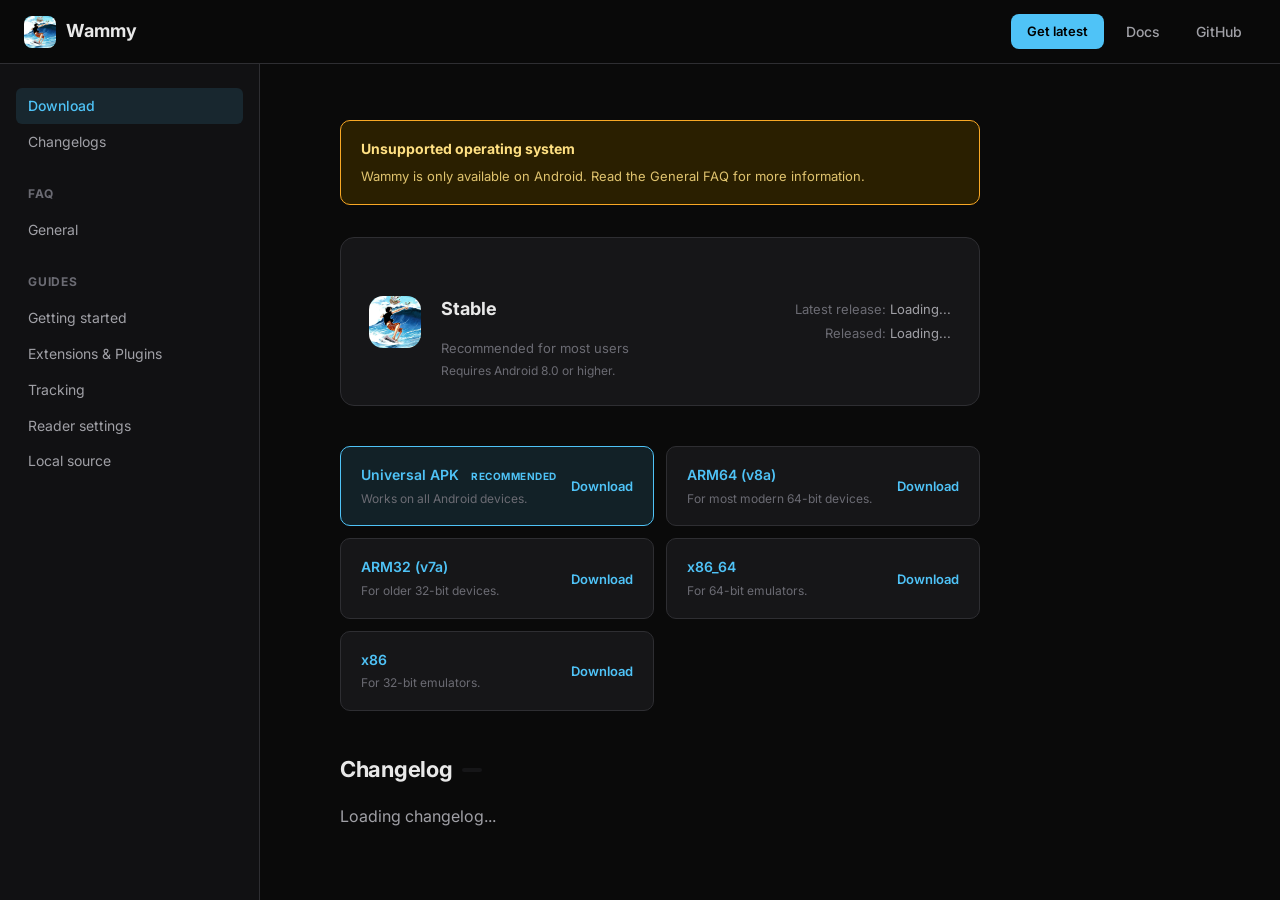
<file: download.html>
﻿<!DOCTYPE html>
<html lang='en'>
<head>
    <meta charset='UTF-8'>
    <meta name='viewport' content='width=device-width, initial-scale=1.0'>
    <title>Download — Wammy</title>
    <link rel='icon' type='image/jpeg' href='assets/wammy-logo.jpg'>
    <link rel='stylesheet' href='assets/style.css'>
</head>
<body>
        <!-- Top Nav -->
    <nav class='top-nav'>
        <div class='nav-container'>
            <a href='index.html' class='nav-brand'>
                <img src='assets/wammy-logo.jpg' alt='Wammy'>
                <span>Wammy</span>
            </a>
            <div class='nav-links'>
                <a href='download.html' class='nav-link nav-version-btn'>Get <span class='nav-version'>latest</span></a>
                <a href='docs/' class='nav-link'>Docs</a>
                <a href='https://github.com/kainotch/Wammy' class='nav-link' target='_blank'>GitHub</a>
            </div>
        </div>
    </nav>
    <div class='docs-layout'>
            <!-- Left Sidebar -->
    <aside class='sidebar'>
        <div class='sidebar-section'>
            <a href='download.html' class='sidebar-link active'>Download</a>
            <a href='https://github.com/kainotch/Wammy/releases' class='sidebar-link' target='_blank'>Changelogs</a>
        </div>
        <div class='sidebar-section'>
            <div class='sidebar-section-title'>FAQ</div>
            <a href='docs/faq.html' class='sidebar-link '>General</a>
        </div>
        <div class='sidebar-section'>
            <div class='sidebar-section-title'>Guides</div>
            <a href='docs/getting-started.html' class='sidebar-link '>Getting started</a>
            <a href='docs/extensions.html' class='sidebar-link '>Extensions & Plugins</a>
            <a href='docs/tracking.html' class='sidebar-link '>Tracking</a>
            <a href='docs/reader-settings.html' class='sidebar-link '>Reader settings</a>
            <a href='docs/local-source.html' class='sidebar-link '>Local source</a>
        </div>
    </aside>
        <main class='docs-content'>
            <div class='warning-banner'>
    <h4>Unsupported operating system</h4>
    <p>Wammy is only available on Android. Read the General FAQ for more information.</p>
</div>
<div class='stable-card'>
    <div class='stable-info'>
        <div class='stable-icon'>
            <img src='assets/wammy-logo.jpg' alt='Wammy'>
        </div>
        <div class='stable-details'>
            <h3>Stable</h3>
            <div class='stable-subtitle'>Recommended for most users</div>
            <div class='stable-req'>Requires Android 8.0 or higher.</div>
        </div>
    </div>
    <div class='stable-meta'>
        <div class='meta-item'><span class='meta-label'>Latest release:</span> <span id='release-name'>Loading...</span></div>
        <div class='meta-item'><span class='meta-label'>Released:</span> <span id='release-date'>Loading...</span></div>
    </div>
</div>
<div class='download-grid'>
    <a href='https://github.com/kainotch/Wammy/releases/latest/download/app-universal-release.apk' class='dl-card recommended'>
        <div>
            <div class='dl-card-title'>Universal APK <span class='dl-badge'>Recommended</span></div>
            <div class='dl-card-desc'>Works on all Android devices.</div>
        </div>
        <div class='dl-card-btn'>Download</div>
    </a>
    <a href='https://github.com/kainotch/Wammy/releases/latest/download/app-arm64-v8a-release.apk' class='dl-card'>
        <div>
            <div class='dl-card-title'>ARM64 (v8a)</div>
            <div class='dl-card-desc'>For most modern 64-bit devices.</div>
        </div>
        <div class='dl-card-btn'>Download</div>
    </a>
    <a href='https://github.com/kainotch/Wammy/releases/latest/download/app-armeabi-v7a-release.apk' class='dl-card'>
        <div>
            <div class='dl-card-title'>ARM32 (v7a)</div>
            <div class='dl-card-desc'>For older 32-bit devices.</div>
        </div>
        <div class='dl-card-btn'>Download</div>
    </a>
    <a href='https://github.com/kainotch/Wammy/releases/latest/download/app-x86_64-release.apk' class='dl-card'>
        <div>
            <div class='dl-card-title'>x86_64</div>
            <div class='dl-card-desc'>For 64-bit emulators.</div>
        </div>
        <div class='dl-card-btn'>Download</div>
    </a>
    <a href='https://github.com/kainotch/Wammy/releases/latest/download/app-x86-release.apk' class='dl-card'>
        <div>
            <div class='dl-card-title'>x86</div>
            <div class='dl-card-desc'>For 32-bit emulators.</div>
        </div>
        <div class='dl-card-btn'>Download</div>
    </a>
</div>
<div class='changelog-section'>
    <div class='changelog-header'>
        <h2>Changelog</h2>
        <span class='changelog-version' id='changelog-version'></span>
    </div>
    <div id='changelog-body' style='color: var(--text-secondary); margin-top: 16px; line-height: 1.6;'>
        Loading changelog...
    </div>
</div>
        </main>
        
    </div>
        <script>
        fetch('https://api.github.com/repos/kainotch/Wammy/releases/latest')
            .then(r => r.json())
            .then(data => {
                document.querySelectorAll('.nav-version').forEach(el => {
                    if (data.tag_name) el.textContent = data.tag_name;
                });
                
                const relName = document.getElementById('release-name');
                const relDate = document.getElementById('release-date');
                if (relName && data.tag_name) relName.textContent = 'Wammy ' + data.tag_name;
                if (relDate && data.published_at) {
                    const d = new Date(data.published_at);
                    relDate.textContent = 'Released ' + d.toLocaleDateString('en-US', { month: 'short', day: 'numeric', year: 'numeric' });
                }

                const changelogVersion = document.getElementById('changelog-version');
                const changelogBody = document.getElementById('changelog-body');
                if (changelogVersion && data.tag_name) changelogVersion.textContent = data.tag_name;
                if (changelogBody && data.body) {
                    let html = data.body.replace(/\r\n/g, '<br>');
                    html = html.replace(/^### (.*$)/gim, '<h3>$1</h3>');
                    html = html.replace(/^## (.*$)/gim, '<h2>$1</h2>');
                    html = html.replace(/^\* (.*$)/gim, '<ul><li>$1</li></ul>');
                    html = html.replace(/<\/ul><br><ul>/gim, '<br>');
                    changelogBody.innerHTML = html;
                }
            })
            .catch(() => {});
    </script>
</body>
</html>
</file>
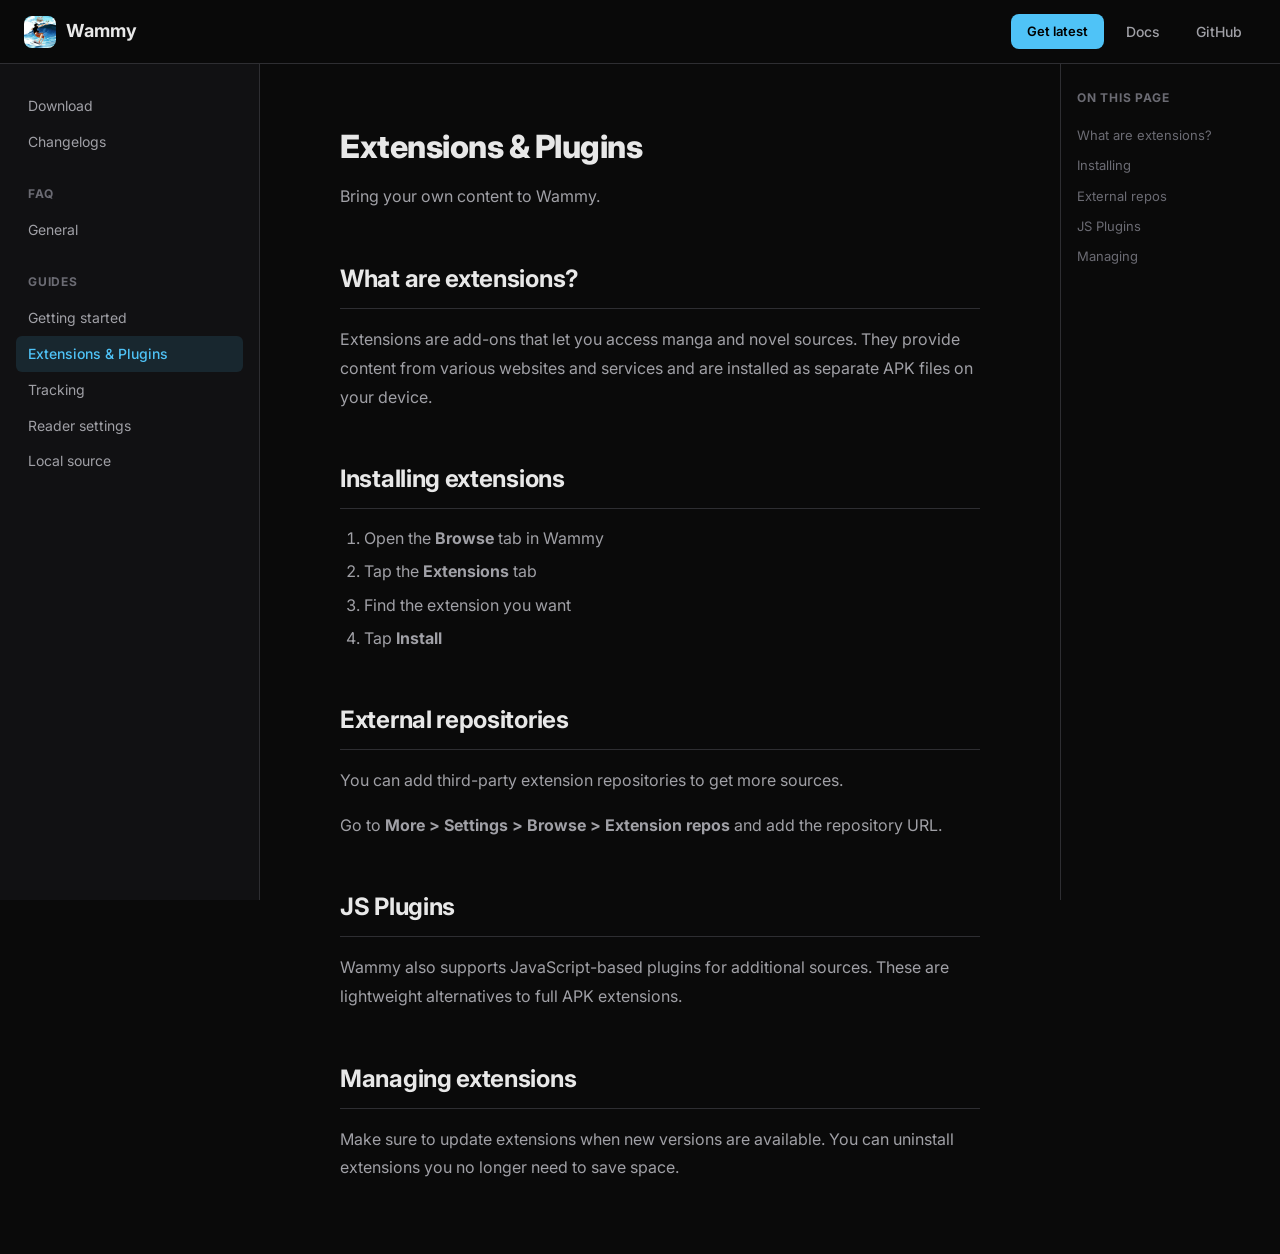
<file: docs/extensions.html>
﻿<!DOCTYPE html>
<html lang='en'>
<head>
    <meta charset='UTF-8'>
    <meta name='viewport' content='width=device-width, initial-scale=1.0'>
    <title>Extensions & Plugins — Wammy</title>
    <link rel='icon' type='image/jpeg' href='../assets/wammy-logo.jpg'>
    <link rel='stylesheet' href='../assets/style.css'>
</head>
<body>
        <!-- Top Nav -->
    <nav class='top-nav'>
        <div class='nav-container'>
            <a href='../index.html' class='nav-brand'>
                <img src='../assets/wammy-logo.jpg' alt='Wammy'>
                <span>Wammy</span>
            </a>
            <div class='nav-links'>
                <a href='../download.html' class='nav-link nav-version-btn'>Get <span class='nav-version'>latest</span></a>
                <a href='../docs/' class='nav-link'>Docs</a>
                <a href='https://github.com/kainotch/Wammy' class='nav-link' target='_blank'>GitHub</a>
            </div>
        </div>
    </nav>
    <div class='docs-layout'>
            <!-- Left Sidebar -->
    <aside class='sidebar'>
        <div class='sidebar-section'>
            <a href='../download.html' class='sidebar-link '>Download</a>
            <a href='https://github.com/kainotch/Wammy/releases' class='sidebar-link' target='_blank'>Changelogs</a>
        </div>
        <div class='sidebar-section'>
            <div class='sidebar-section-title'>FAQ</div>
            <a href='../docs/faq.html' class='sidebar-link '>General</a>
        </div>
        <div class='sidebar-section'>
            <div class='sidebar-section-title'>Guides</div>
            <a href='../docs/getting-started.html' class='sidebar-link '>Getting started</a>
            <a href='../docs/extensions.html' class='sidebar-link active'>Extensions & Plugins</a>
            <a href='../docs/tracking.html' class='sidebar-link '>Tracking</a>
            <a href='../docs/reader-settings.html' class='sidebar-link '>Reader settings</a>
            <a href='../docs/local-source.html' class='sidebar-link '>Local source</a>
        </div>
    </aside>
        <main class='docs-content'>
            <h1>Extensions & Plugins</h1>
<p class='subtitle'>Bring your own content to Wammy.</p>
<h2 id='what'>What are extensions?</h2>
<p>Extensions are add-ons that let you access manga and novel sources. They provide content from various websites and services and are installed as separate APK files on your device.</p>
<h2 id='installing'>Installing extensions</h2>
<ol>
    <li>Open the <strong>Browse</strong> tab in Wammy</li>
    <li>Tap the <strong>Extensions</strong> tab</li>
    <li>Find the extension you want</li>
    <li>Tap <strong>Install</strong></li>
</ol>
<h2 id='repos'>External repositories</h2>
<p>You can add third-party extension repositories to get more sources.</p>
<p>Go to <strong>More > Settings > Browse > Extension repos</strong> and add the repository URL.</p>
<h2 id='plugins'>JS Plugins</h2>
<p>Wammy also supports JavaScript-based plugins for additional sources. These are lightweight alternatives to full APK extensions.</p>
<h2 id='managing'>Managing extensions</h2>
<p>Make sure to update extensions when new versions are available. You can uninstall extensions you no longer need to save space.</p>
        </main>
        <aside class='toc'>
    <div class='toc-title'>On this page</div>
    <a href='#what' class='toc-link'>What are extensions?</a>
    <a href='#installing' class='toc-link'>Installing</a>
    <a href='#repos' class='toc-link'>External repos</a>
    <a href='#plugins' class='toc-link'>JS Plugins</a>
    <a href='#managing' class='toc-link'>Managing</a>
</aside>
    </div>
        <script>
        fetch('https://api.github.com/repos/kainotch/Wammy/releases/latest')
            .then(r => r.json())
            .then(data => {
                document.querySelectorAll('.nav-version').forEach(el => {
                    if (data.tag_name) el.textContent = data.tag_name;
                });
                
                const relName = document.getElementById('release-name');
                const relDate = document.getElementById('release-date');
                if (relName && data.tag_name) relName.textContent = 'Wammy ' + data.tag_name;
                if (relDate && data.published_at) {
                    const d = new Date(data.published_at);
                    relDate.textContent = 'Released ' + d.toLocaleDateString('en-US', { month: 'short', day: 'numeric', year: 'numeric' });
                }

                const changelogVersion = document.getElementById('changelog-version');
                const changelogBody = document.getElementById('changelog-body');
                if (changelogVersion && data.tag_name) changelogVersion.textContent = data.tag_name;
                if (changelogBody && data.body) {
                    let html = data.body.replace(/\r\n/g, '<br>');
                    html = html.replace(/^### (.*$)/gim, '<h3>$1</h3>');
                    html = html.replace(/^## (.*$)/gim, '<h2>$1</h2>');
                    html = html.replace(/^\* (.*$)/gim, '<ul><li>$1</li></ul>');
                    html = html.replace(/<\/ul><br><ul>/gim, '<br>');
                    changelogBody.innerHTML = html;
                }
            })
            .catch(() => {});
    </script>
</body>
</html>
</file>
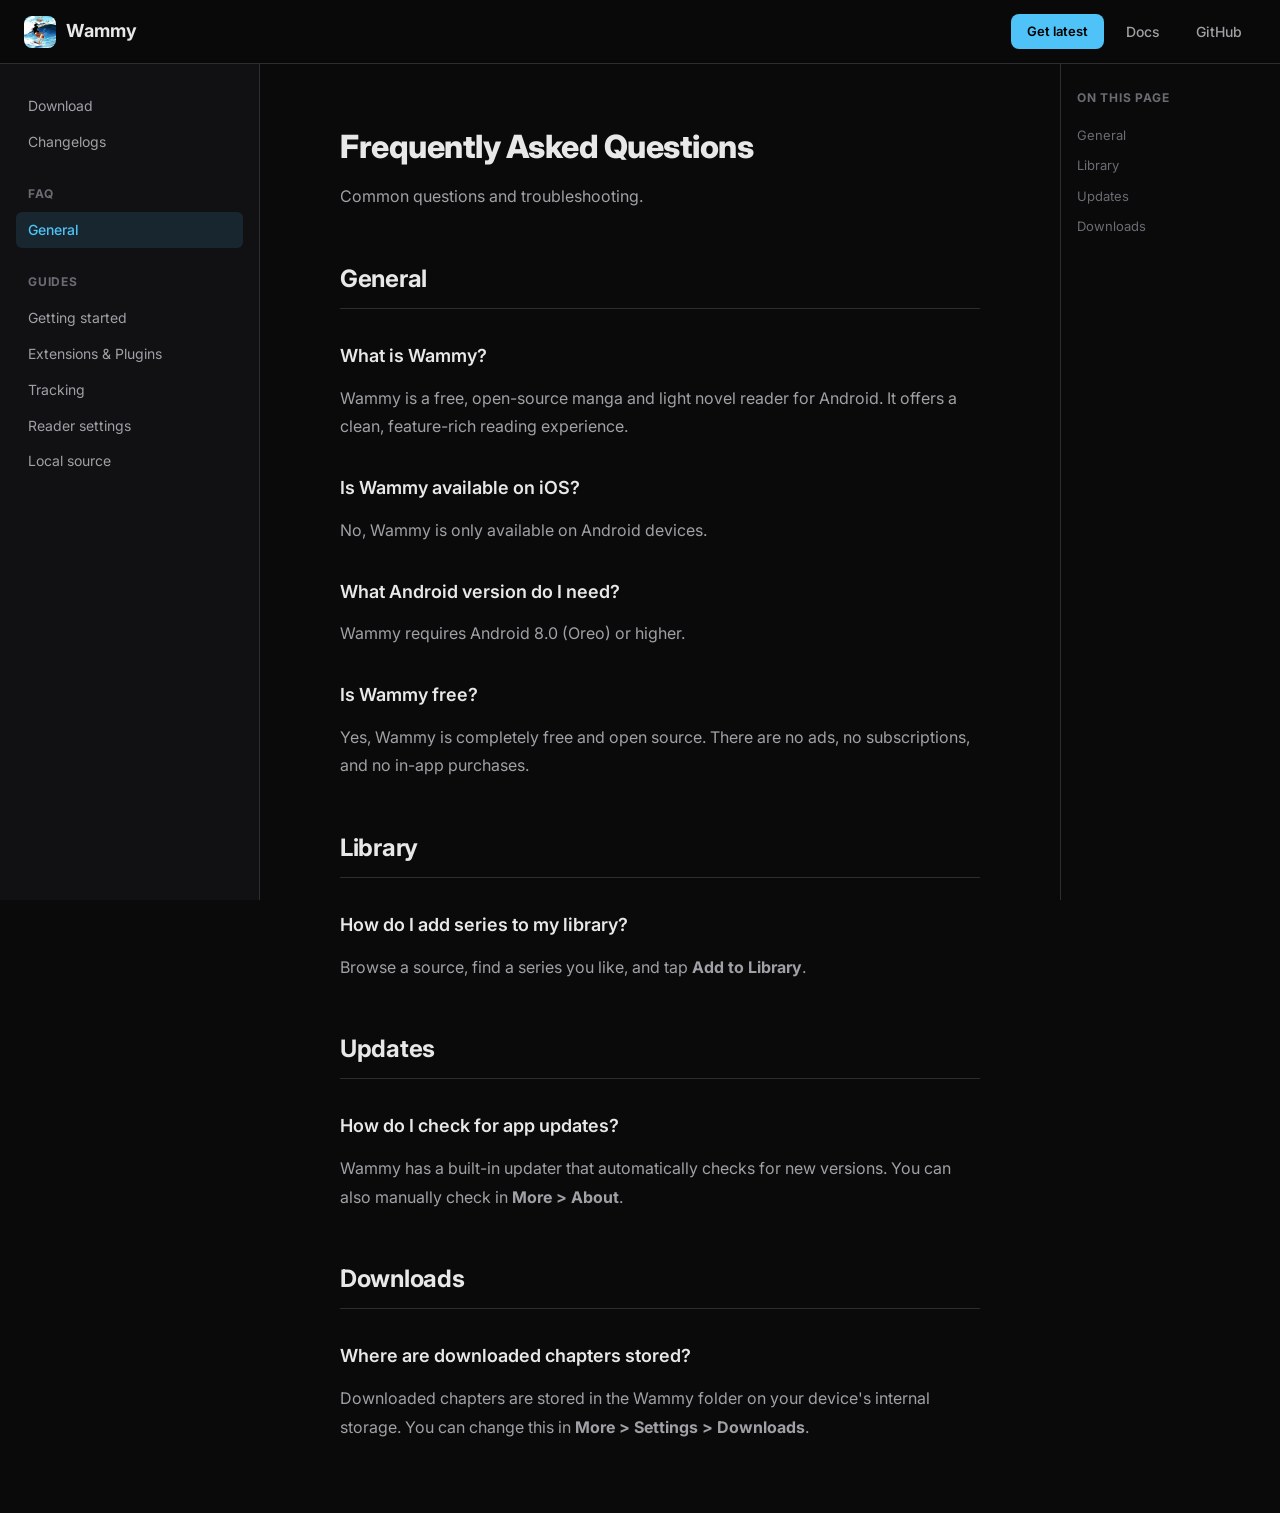
<file: docs/faq.html>
﻿<!DOCTYPE html>
<html lang='en'>
<head>
    <meta charset='UTF-8'>
    <meta name='viewport' content='width=device-width, initial-scale=1.0'>
    <title>FAQ — Wammy</title>
    <link rel='icon' type='image/jpeg' href='../assets/wammy-logo.jpg'>
    <link rel='stylesheet' href='../assets/style.css'>
</head>
<body>
        <!-- Top Nav -->
    <nav class='top-nav'>
        <div class='nav-container'>
            <a href='../index.html' class='nav-brand'>
                <img src='../assets/wammy-logo.jpg' alt='Wammy'>
                <span>Wammy</span>
            </a>
            <div class='nav-links'>
                <a href='../download.html' class='nav-link nav-version-btn'>Get <span class='nav-version'>latest</span></a>
                <a href='../docs/' class='nav-link'>Docs</a>
                <a href='https://github.com/kainotch/Wammy' class='nav-link' target='_blank'>GitHub</a>
            </div>
        </div>
    </nav>
    <div class='docs-layout'>
            <!-- Left Sidebar -->
    <aside class='sidebar'>
        <div class='sidebar-section'>
            <a href='../download.html' class='sidebar-link '>Download</a>
            <a href='https://github.com/kainotch/Wammy/releases' class='sidebar-link' target='_blank'>Changelogs</a>
        </div>
        <div class='sidebar-section'>
            <div class='sidebar-section-title'>FAQ</div>
            <a href='../docs/faq.html' class='sidebar-link active'>General</a>
        </div>
        <div class='sidebar-section'>
            <div class='sidebar-section-title'>Guides</div>
            <a href='../docs/getting-started.html' class='sidebar-link '>Getting started</a>
            <a href='../docs/extensions.html' class='sidebar-link '>Extensions & Plugins</a>
            <a href='../docs/tracking.html' class='sidebar-link '>Tracking</a>
            <a href='../docs/reader-settings.html' class='sidebar-link '>Reader settings</a>
            <a href='../docs/local-source.html' class='sidebar-link '>Local source</a>
        </div>
    </aside>
        <main class='docs-content'>
            <h1>Frequently Asked Questions</h1>
<p class='subtitle'>Common questions and troubleshooting.</p>
<h2 id='general'>General</h2>
<h3 id='what-is-wammy'>What is Wammy?</h3>
<p>Wammy is a free, open-source manga and light novel reader for Android. It offers a clean, feature-rich reading experience.</p>
<h3 id='ios'>Is Wammy available on iOS?</h3>
<p>No, Wammy is only available on Android devices.</p>
<h3 id='android'>What Android version do I need?</h3>
<p>Wammy requires Android 8.0 (Oreo) or higher.</p>
<h3 id='free'>Is Wammy free?</h3>
<p>Yes, Wammy is completely free and open source. There are no ads, no subscriptions, and no in-app purchases.</p>
<h2 id='library'>Library</h2>
<h3 id='add-series'>How do I add series to my library?</h3>
<p>Browse a source, find a series you like, and tap <strong>Add to Library</strong>.</p>
<h2 id='updates'>Updates</h2>
<h3 id='app-updates'>How do I check for app updates?</h3>
<p>Wammy has a built-in updater that automatically checks for new versions. You can also manually check in <strong>More > About</strong>.</p>
<h2 id='downloads'>Downloads</h2>
<h3 id='storage'>Where are downloaded chapters stored?</h3>
<p>Downloaded chapters are stored in the Wammy folder on your device's internal storage. You can change this in <strong>More > Settings > Downloads</strong>.</p>
        </main>
        <aside class='toc'>
    <div class='toc-title'>On this page</div>
    <a href='#general' class='toc-link'>General</a>
    <a href='#library' class='toc-link'>Library</a>
    <a href='#updates' class='toc-link'>Updates</a>
    <a href='#downloads' class='toc-link'>Downloads</a>
</aside>
    </div>
        <script>
        fetch('https://api.github.com/repos/kainotch/Wammy/releases/latest')
            .then(r => r.json())
            .then(data => {
                document.querySelectorAll('.nav-version').forEach(el => {
                    if (data.tag_name) el.textContent = data.tag_name;
                });
                
                const relName = document.getElementById('release-name');
                const relDate = document.getElementById('release-date');
                if (relName && data.tag_name) relName.textContent = 'Wammy ' + data.tag_name;
                if (relDate && data.published_at) {
                    const d = new Date(data.published_at);
                    relDate.textContent = 'Released ' + d.toLocaleDateString('en-US', { month: 'short', day: 'numeric', year: 'numeric' });
                }

                const changelogVersion = document.getElementById('changelog-version');
                const changelogBody = document.getElementById('changelog-body');
                if (changelogVersion && data.tag_name) changelogVersion.textContent = data.tag_name;
                if (changelogBody && data.body) {
                    let html = data.body.replace(/\r\n/g, '<br>');
                    html = html.replace(/^### (.*$)/gim, '<h3>$1</h3>');
                    html = html.replace(/^## (.*$)/gim, '<h2>$1</h2>');
                    html = html.replace(/^\* (.*$)/gim, '<ul><li>$1</li></ul>');
                    html = html.replace(/<\/ul><br><ul>/gim, '<br>');
                    changelogBody.innerHTML = html;
                }
            })
            .catch(() => {});
    </script>
</body>
</html>
</file>
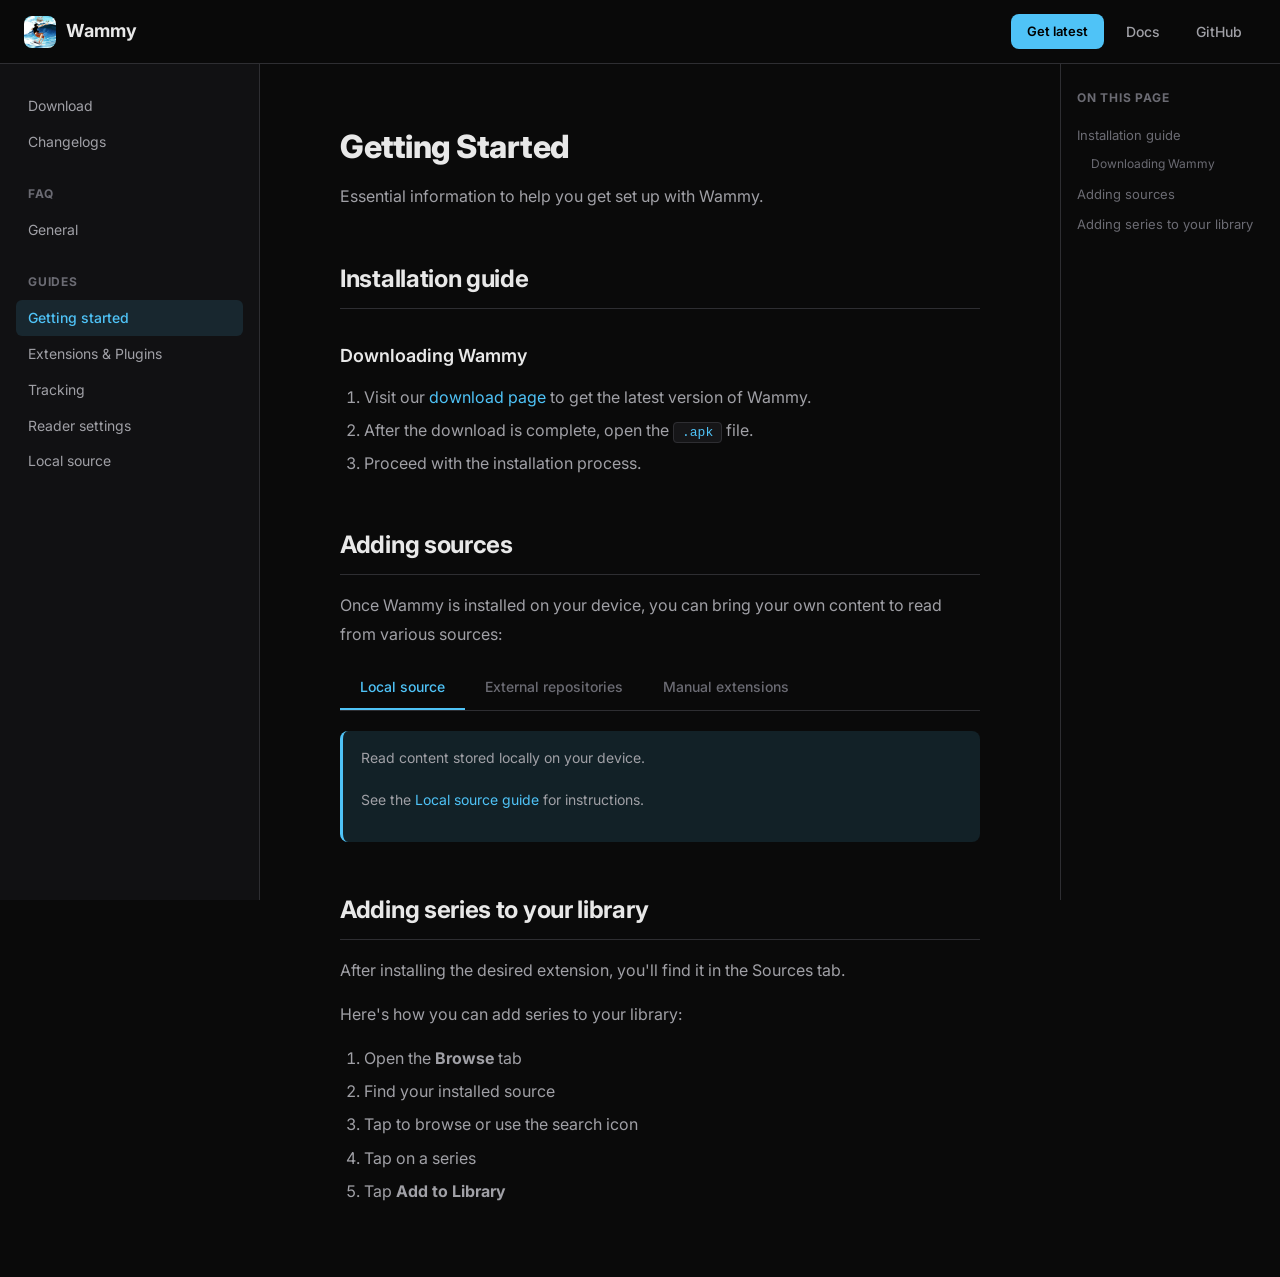
<file: docs/getting-started.html>
﻿<!DOCTYPE html>
<html lang='en'>
<head>
    <meta charset='UTF-8'>
    <meta name='viewport' content='width=device-width, initial-scale=1.0'>
    <title>Getting Started — Wammy</title>
    <link rel='icon' type='image/jpeg' href='../assets/wammy-logo.jpg'>
    <link rel='stylesheet' href='../assets/style.css'>
</head>
<body>
        <!-- Top Nav -->
    <nav class='top-nav'>
        <div class='nav-container'>
            <a href='../index.html' class='nav-brand'>
                <img src='../assets/wammy-logo.jpg' alt='Wammy'>
                <span>Wammy</span>
            </a>
            <div class='nav-links'>
                <a href='../download.html' class='nav-link nav-version-btn'>Get <span class='nav-version'>latest</span></a>
                <a href='../docs/' class='nav-link'>Docs</a>
                <a href='https://github.com/kainotch/Wammy' class='nav-link' target='_blank'>GitHub</a>
            </div>
        </div>
    </nav>
    <div class='docs-layout'>
            <!-- Left Sidebar -->
    <aside class='sidebar'>
        <div class='sidebar-section'>
            <a href='../download.html' class='sidebar-link '>Download</a>
            <a href='https://github.com/kainotch/Wammy/releases' class='sidebar-link' target='_blank'>Changelogs</a>
        </div>
        <div class='sidebar-section'>
            <div class='sidebar-section-title'>FAQ</div>
            <a href='../docs/faq.html' class='sidebar-link '>General</a>
        </div>
        <div class='sidebar-section'>
            <div class='sidebar-section-title'>Guides</div>
            <a href='../docs/getting-started.html' class='sidebar-link active'>Getting started</a>
            <a href='../docs/extensions.html' class='sidebar-link '>Extensions & Plugins</a>
            <a href='../docs/tracking.html' class='sidebar-link '>Tracking</a>
            <a href='../docs/reader-settings.html' class='sidebar-link '>Reader settings</a>
            <a href='../docs/local-source.html' class='sidebar-link '>Local source</a>
        </div>
    </aside>
        <main class='docs-content'>
            <h1>Getting Started</h1>
<p class='subtitle'>Essential information to help you get set up with Wammy.</p>
<h2 id='installation'>Installation guide</h2>
<h3 id='downloading'>Downloading Wammy</h3>
<ol>
    <li>Visit our <a href='../download.html'>download page</a> to get the latest version of Wammy.</li>
    <li>After the download is complete, open the <code>.apk</code> file.</li>
    <li>Proceed with the installation process.</li>
</ol>
<h2 id='adding-sources'>Adding sources</h2>
<p>Once Wammy is installed on your device, you can bring your own content to read from various sources:</p>
<div class='tabs'>
    <div class='tab active'>Local source</div>
    <div class='tab'>External repositories</div>
    <div class='tab'>Manual extensions</div>
</div>
<div class='info-box info'>
    <p>Read content stored locally on your device.</p>
    <p>See the <a href='local-source.html'>Local source guide</a> for instructions.</p>
</div>
<h2 id='adding-series'>Adding series to your library</h2>
<p>After installing the desired extension, you'll find it in the Sources tab.</p>
<p>Here's how you can add series to your library:</p>
<ol>
    <li>Open the <strong>Browse</strong> tab</li>
    <li>Find your installed source</li>
    <li>Tap to browse or use the search icon</li>
    <li>Tap on a series</li>
    <li>Tap <strong>Add to Library</strong></li>
</ol>
        </main>
        <aside class='toc'>
    <div class='toc-title'>On this page</div>
    <a href='#installation' class='toc-link'>Installation guide</a>
    <a href='#downloading' class='toc-link indent'>Downloading Wammy</a>
    <a href='#adding-sources' class='toc-link'>Adding sources</a>
    <a href='#adding-series' class='toc-link'>Adding series to your library</a>
</aside>
    </div>
        <script>
        fetch('https://api.github.com/repos/kainotch/Wammy/releases/latest')
            .then(r => r.json())
            .then(data => {
                document.querySelectorAll('.nav-version').forEach(el => {
                    if (data.tag_name) el.textContent = data.tag_name;
                });
                
                const relName = document.getElementById('release-name');
                const relDate = document.getElementById('release-date');
                if (relName && data.tag_name) relName.textContent = 'Wammy ' + data.tag_name;
                if (relDate && data.published_at) {
                    const d = new Date(data.published_at);
                    relDate.textContent = 'Released ' + d.toLocaleDateString('en-US', { month: 'short', day: 'numeric', year: 'numeric' });
                }

                const changelogVersion = document.getElementById('changelog-version');
                const changelogBody = document.getElementById('changelog-body');
                if (changelogVersion && data.tag_name) changelogVersion.textContent = data.tag_name;
                if (changelogBody && data.body) {
                    let html = data.body.replace(/\r\n/g, '<br>');
                    html = html.replace(/^### (.*$)/gim, '<h3>$1</h3>');
                    html = html.replace(/^## (.*$)/gim, '<h2>$1</h2>');
                    html = html.replace(/^\* (.*$)/gim, '<ul><li>$1</li></ul>');
                    html = html.replace(/<\/ul><br><ul>/gim, '<br>');
                    changelogBody.innerHTML = html;
                }
            })
            .catch(() => {});
    </script>
</body>
</html>
</file>
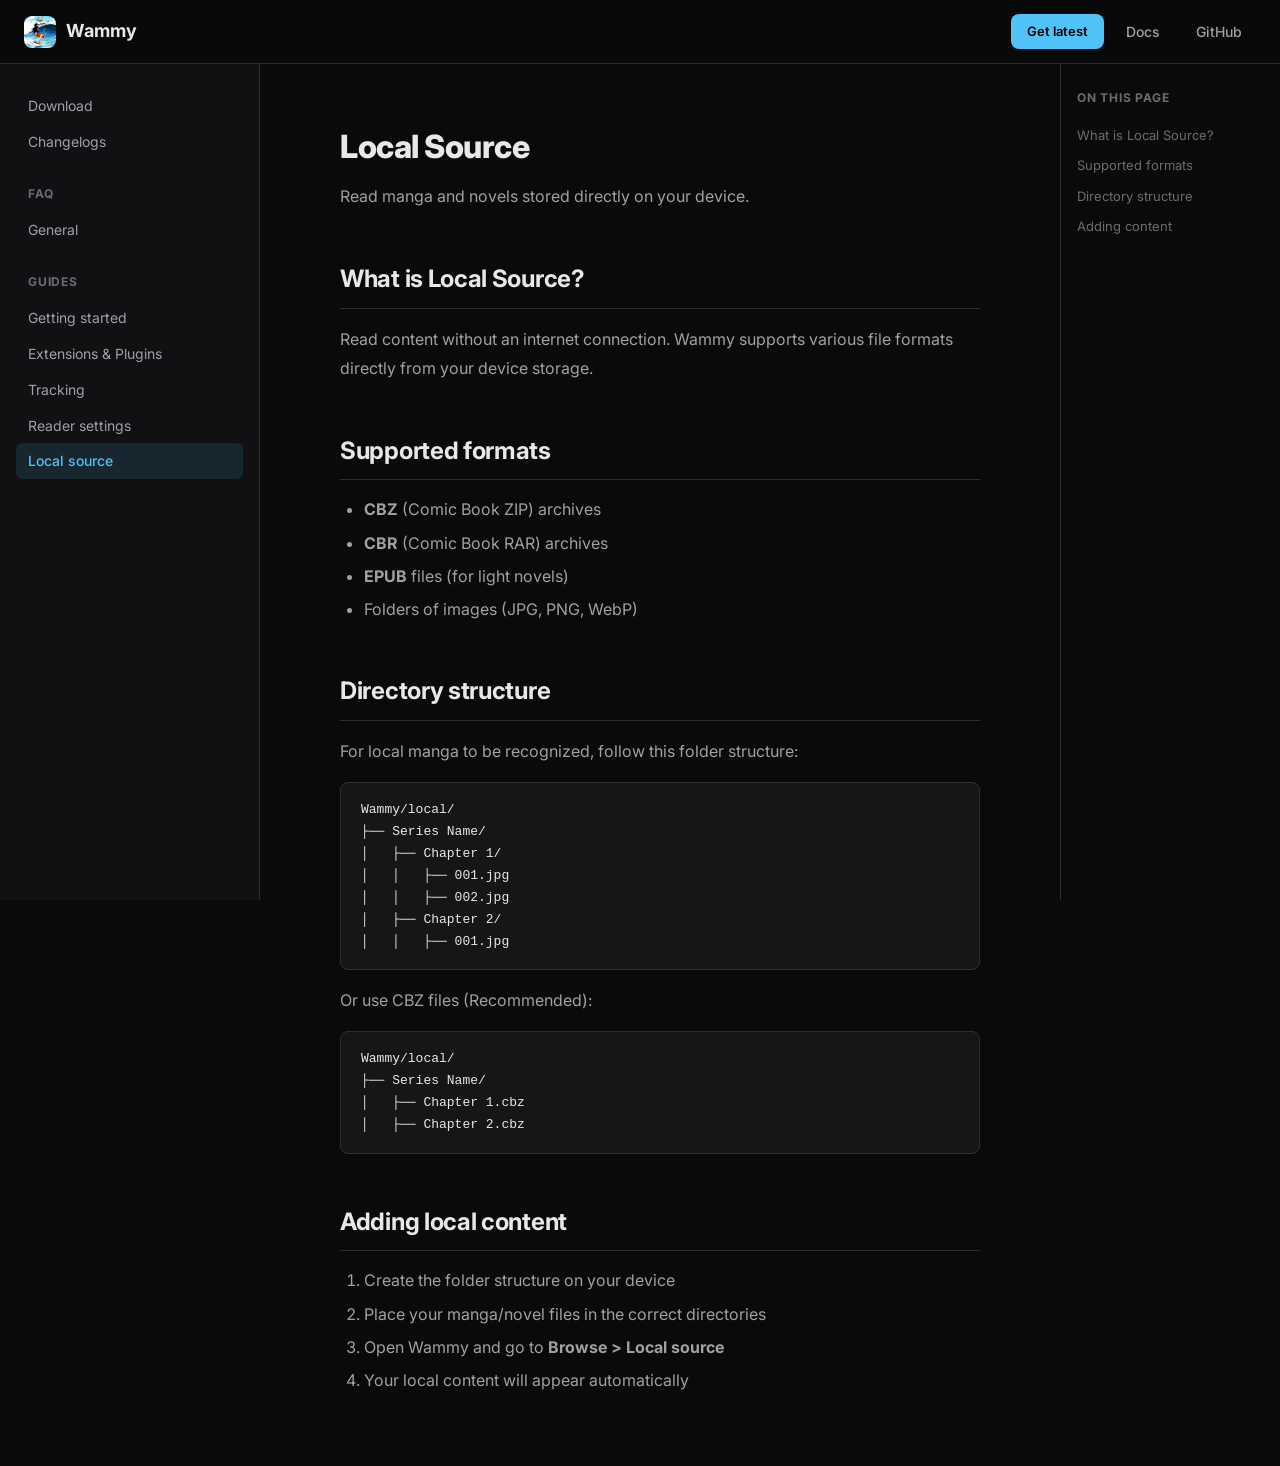
<file: docs/local-source.html>
﻿<!DOCTYPE html>
<html lang='en'>
<head>
    <meta charset='UTF-8'>
    <meta name='viewport' content='width=device-width, initial-scale=1.0'>
    <title>Local Source — Wammy</title>
    <link rel='icon' type='image/jpeg' href='../assets/wammy-logo.jpg'>
    <link rel='stylesheet' href='../assets/style.css'>
</head>
<body>
        <!-- Top Nav -->
    <nav class='top-nav'>
        <div class='nav-container'>
            <a href='../index.html' class='nav-brand'>
                <img src='../assets/wammy-logo.jpg' alt='Wammy'>
                <span>Wammy</span>
            </a>
            <div class='nav-links'>
                <a href='../download.html' class='nav-link nav-version-btn'>Get <span class='nav-version'>latest</span></a>
                <a href='../docs/' class='nav-link'>Docs</a>
                <a href='https://github.com/kainotch/Wammy' class='nav-link' target='_blank'>GitHub</a>
            </div>
        </div>
    </nav>
    <div class='docs-layout'>
            <!-- Left Sidebar -->
    <aside class='sidebar'>
        <div class='sidebar-section'>
            <a href='../download.html' class='sidebar-link '>Download</a>
            <a href='https://github.com/kainotch/Wammy/releases' class='sidebar-link' target='_blank'>Changelogs</a>
        </div>
        <div class='sidebar-section'>
            <div class='sidebar-section-title'>FAQ</div>
            <a href='../docs/faq.html' class='sidebar-link '>General</a>
        </div>
        <div class='sidebar-section'>
            <div class='sidebar-section-title'>Guides</div>
            <a href='../docs/getting-started.html' class='sidebar-link '>Getting started</a>
            <a href='../docs/extensions.html' class='sidebar-link '>Extensions & Plugins</a>
            <a href='../docs/tracking.html' class='sidebar-link '>Tracking</a>
            <a href='../docs/reader-settings.html' class='sidebar-link '>Reader settings</a>
            <a href='../docs/local-source.html' class='sidebar-link active'>Local source</a>
        </div>
    </aside>
        <main class='docs-content'>
            <h1>Local Source</h1>
<p class='subtitle'>Read manga and novels stored directly on your device.</p>
<h2 id='what'>What is Local Source?</h2>
<p>Read content without an internet connection. Wammy supports various file formats directly from your device storage.</p>
<h2 id='formats'>Supported formats</h2>
<ul>
    <li><strong>CBZ</strong> (Comic Book ZIP) archives</li>
    <li><strong>CBR</strong> (Comic Book RAR) archives</li>
    <li><strong>EPUB</strong> files (for light novels)</li>
    <li>Folders of images (JPG, PNG, WebP)</li>
</ul>
<h2 id='directory'>Directory structure</h2>
<p>For local manga to be recognized, follow this folder structure:</p>
<pre><code>Wammy/local/
├── Series Name/
│   ├── Chapter 1/
│   │   ├── 001.jpg
│   │   ├── 002.jpg
│   ├── Chapter 2/
│   │   ├── 001.jpg
</code></pre>
<p>Or use CBZ files (Recommended):</p>
<pre><code>Wammy/local/
├── Series Name/
│   ├── Chapter 1.cbz
│   ├── Chapter 2.cbz
</code></pre>
<h2 id='adding'>Adding local content</h2>
<ol>
    <li>Create the folder structure on your device</li>
    <li>Place your manga/novel files in the correct directories</li>
    <li>Open Wammy and go to <strong>Browse > Local source</strong></li>
    <li>Your local content will appear automatically</li>
</ol>
        </main>
        <aside class='toc'>
    <div class='toc-title'>On this page</div>
    <a href='#what' class='toc-link'>What is Local Source?</a>
    <a href='#formats' class='toc-link'>Supported formats</a>
    <a href='#directory' class='toc-link'>Directory structure</a>
    <a href='#adding' class='toc-link'>Adding content</a>
</aside>
    </div>
        <script>
        fetch('https://api.github.com/repos/kainotch/Wammy/releases/latest')
            .then(r => r.json())
            .then(data => {
                document.querySelectorAll('.nav-version').forEach(el => {
                    if (data.tag_name) el.textContent = data.tag_name;
                });
                
                const relName = document.getElementById('release-name');
                const relDate = document.getElementById('release-date');
                if (relName && data.tag_name) relName.textContent = 'Wammy ' + data.tag_name;
                if (relDate && data.published_at) {
                    const d = new Date(data.published_at);
                    relDate.textContent = 'Released ' + d.toLocaleDateString('en-US', { month: 'short', day: 'numeric', year: 'numeric' });
                }

                const changelogVersion = document.getElementById('changelog-version');
                const changelogBody = document.getElementById('changelog-body');
                if (changelogVersion && data.tag_name) changelogVersion.textContent = data.tag_name;
                if (changelogBody && data.body) {
                    let html = data.body.replace(/\r\n/g, '<br>');
                    html = html.replace(/^### (.*$)/gim, '<h3>$1</h3>');
                    html = html.replace(/^## (.*$)/gim, '<h2>$1</h2>');
                    html = html.replace(/^\* (.*$)/gim, '<ul><li>$1</li></ul>');
                    html = html.replace(/<\/ul><br><ul>/gim, '<br>');
                    changelogBody.innerHTML = html;
                }
            })
            .catch(() => {});
    </script>
</body>
</html>
</file>
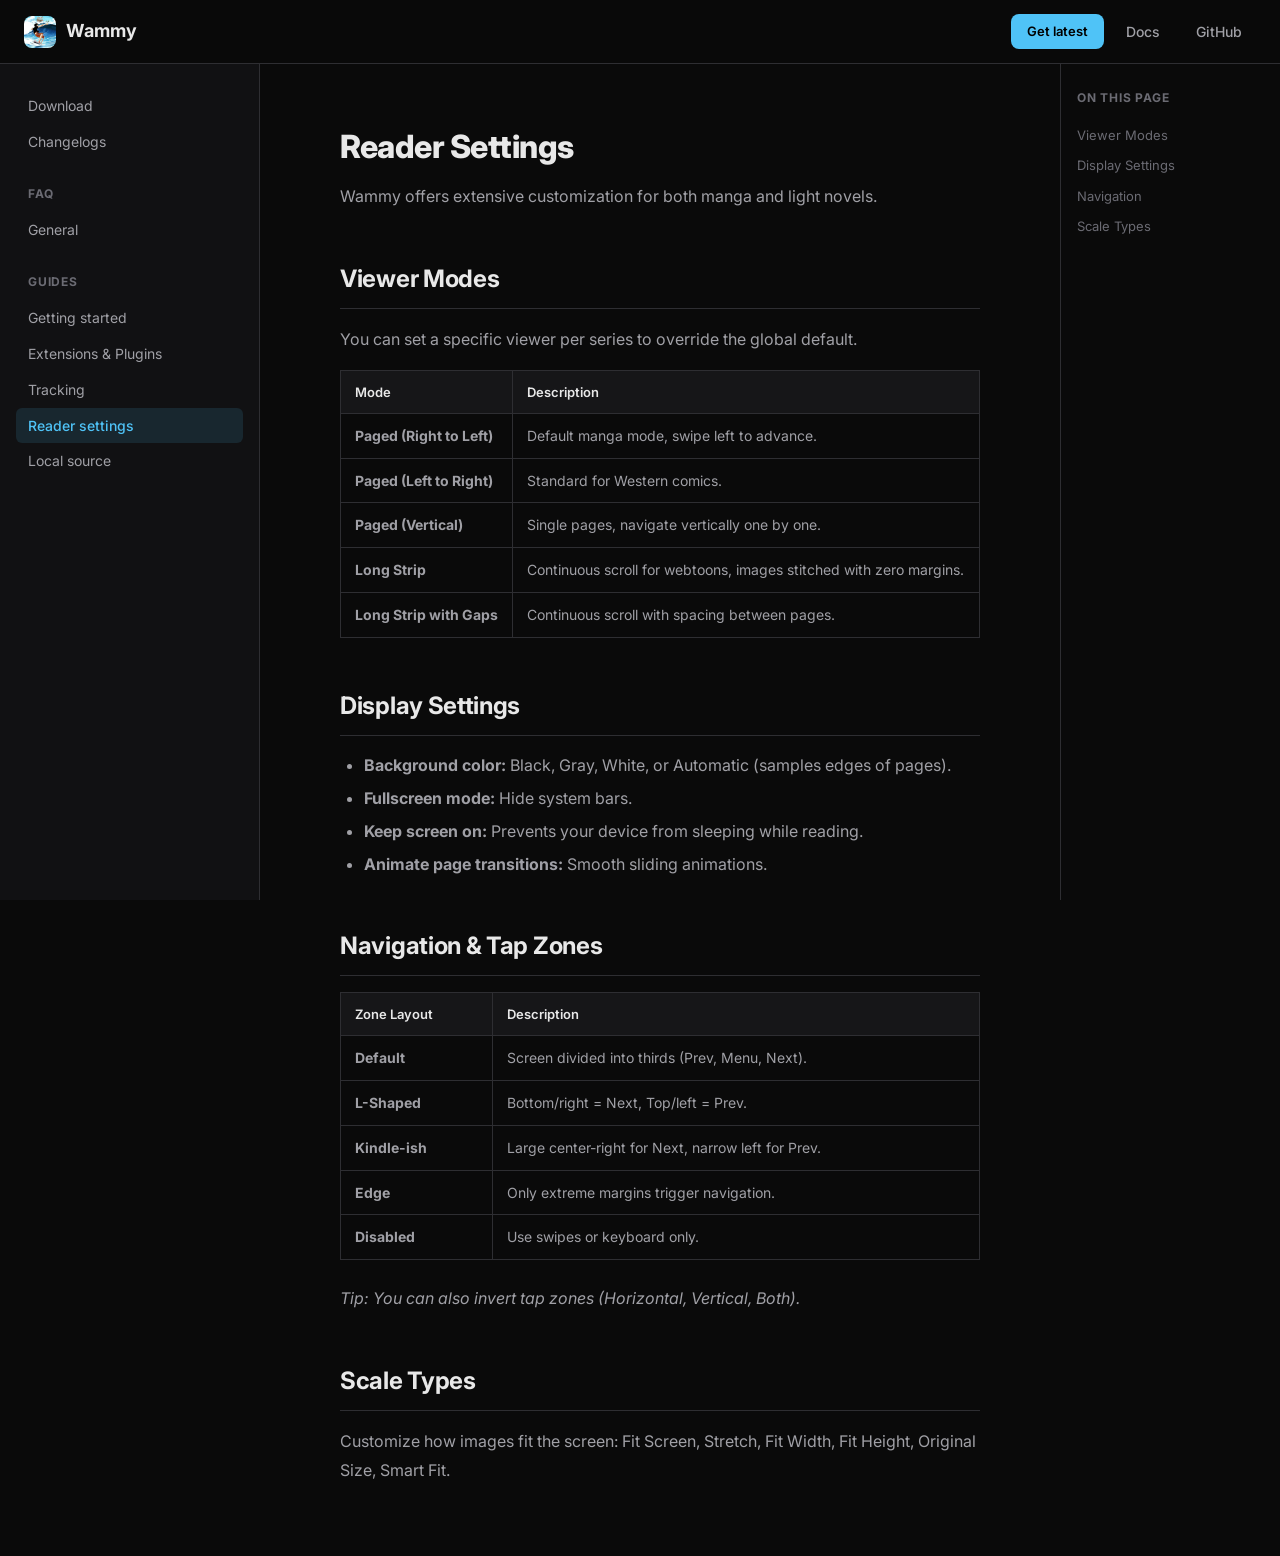
<file: docs/reader-settings.html>
﻿<!DOCTYPE html>
<html lang='en'>
<head>
    <meta charset='UTF-8'>
    <meta name='viewport' content='width=device-width, initial-scale=1.0'>
    <title>Reader Settings — Wammy</title>
    <link rel='icon' type='image/jpeg' href='../assets/wammy-logo.jpg'>
    <link rel='stylesheet' href='../assets/style.css'>
</head>
<body>
        <!-- Top Nav -->
    <nav class='top-nav'>
        <div class='nav-container'>
            <a href='../index.html' class='nav-brand'>
                <img src='../assets/wammy-logo.jpg' alt='Wammy'>
                <span>Wammy</span>
            </a>
            <div class='nav-links'>
                <a href='../download.html' class='nav-link nav-version-btn'>Get <span class='nav-version'>latest</span></a>
                <a href='../docs/' class='nav-link'>Docs</a>
                <a href='https://github.com/kainotch/Wammy' class='nav-link' target='_blank'>GitHub</a>
            </div>
        </div>
    </nav>
    <div class='docs-layout'>
            <!-- Left Sidebar -->
    <aside class='sidebar'>
        <div class='sidebar-section'>
            <a href='../download.html' class='sidebar-link '>Download</a>
            <a href='https://github.com/kainotch/Wammy/releases' class='sidebar-link' target='_blank'>Changelogs</a>
        </div>
        <div class='sidebar-section'>
            <div class='sidebar-section-title'>FAQ</div>
            <a href='../docs/faq.html' class='sidebar-link '>General</a>
        </div>
        <div class='sidebar-section'>
            <div class='sidebar-section-title'>Guides</div>
            <a href='../docs/getting-started.html' class='sidebar-link '>Getting started</a>
            <a href='../docs/extensions.html' class='sidebar-link '>Extensions & Plugins</a>
            <a href='../docs/tracking.html' class='sidebar-link '>Tracking</a>
            <a href='../docs/reader-settings.html' class='sidebar-link active'>Reader settings</a>
            <a href='../docs/local-source.html' class='sidebar-link '>Local source</a>
        </div>
    </aside>
        <main class='docs-content'>
            <h1>Reader Settings</h1>
<p class='subtitle'>Wammy offers extensive customization for both manga and light novels.</p>
<h2 id='viewer-modes'>Viewer Modes</h2>
<p>You can set a specific viewer per series to override the global default.</p>
<table class='docs-table'>
    <thead>
        <tr><th>Mode</th><th>Description</th></tr>
    </thead>
    <tbody>
        <tr><td><strong>Paged (Right to Left)</strong></td><td>Default manga mode, swipe left to advance.</td></tr>
        <tr><td><strong>Paged (Left to Right)</strong></td><td>Standard for Western comics.</td></tr>
        <tr><td><strong>Paged (Vertical)</strong></td><td>Single pages, navigate vertically one by one.</td></tr>
        <tr><td><strong>Long Strip</strong></td><td>Continuous scroll for webtoons, images stitched with zero margins.</td></tr>
        <tr><td><strong>Long Strip with Gaps</strong></td><td>Continuous scroll with spacing between pages.</td></tr>
    </tbody>
</table>
<h2 id='display-settings'>Display Settings</h2>
<ul>
    <li><strong>Background color:</strong> Black, Gray, White, or Automatic (samples edges of pages).</li>
    <li><strong>Fullscreen mode:</strong> Hide system bars.</li>
    <li><strong>Keep screen on:</strong> Prevents your device from sleeping while reading.</li>
    <li><strong>Animate page transitions:</strong> Smooth sliding animations.</li>
</ul>
<h2 id='navigation'>Navigation & Tap Zones</h2>
<table class='docs-table'>
    <thead>
        <tr><th>Zone Layout</th><th>Description</th></tr>
    </thead>
    <tbody>
        <tr><td><strong>Default</strong></td><td>Screen divided into thirds (Prev, Menu, Next).</td></tr>
        <tr><td><strong>L-Shaped</strong></td><td>Bottom/right = Next, Top/left = Prev.</td></tr>
        <tr><td><strong>Kindle-ish</strong></td><td>Large center-right for Next, narrow left for Prev.</td></tr>
        <tr><td><strong>Edge</strong></td><td>Only extreme margins trigger navigation.</td></tr>
        <tr><td><strong>Disabled</strong></td><td>Use swipes or keyboard only.</td></tr>
    </tbody>
</table>
<p><em>Tip: You can also invert tap zones (Horizontal, Vertical, Both).</em></p>
<h2 id='scale-types'>Scale Types</h2>
<p>Customize how images fit the screen: Fit Screen, Stretch, Fit Width, Fit Height, Original Size, Smart Fit.</p>
        </main>
        <aside class='toc'>
    <div class='toc-title'>On this page</div>
    <a href='#viewer-modes' class='toc-link'>Viewer Modes</a>
    <a href='#display-settings' class='toc-link'>Display Settings</a>
    <a href='#navigation' class='toc-link'>Navigation</a>
    <a href='#scale-types' class='toc-link'>Scale Types</a>
</aside>
    </div>
        <script>
        fetch('https://api.github.com/repos/kainotch/Wammy/releases/latest')
            .then(r => r.json())
            .then(data => {
                document.querySelectorAll('.nav-version').forEach(el => {
                    if (data.tag_name) el.textContent = data.tag_name;
                });
                
                const relName = document.getElementById('release-name');
                const relDate = document.getElementById('release-date');
                if (relName && data.tag_name) relName.textContent = 'Wammy ' + data.tag_name;
                if (relDate && data.published_at) {
                    const d = new Date(data.published_at);
                    relDate.textContent = 'Released ' + d.toLocaleDateString('en-US', { month: 'short', day: 'numeric', year: 'numeric' });
                }

                const changelogVersion = document.getElementById('changelog-version');
                const changelogBody = document.getElementById('changelog-body');
                if (changelogVersion && data.tag_name) changelogVersion.textContent = data.tag_name;
                if (changelogBody && data.body) {
                    let html = data.body.replace(/\r\n/g, '<br>');
                    html = html.replace(/^### (.*$)/gim, '<h3>$1</h3>');
                    html = html.replace(/^## (.*$)/gim, '<h2>$1</h2>');
                    html = html.replace(/^\* (.*$)/gim, '<ul><li>$1</li></ul>');
                    html = html.replace(/<\/ul><br><ul>/gim, '<br>');
                    changelogBody.innerHTML = html;
                }
            })
            .catch(() => {});
    </script>
</body>
</html>
</file>
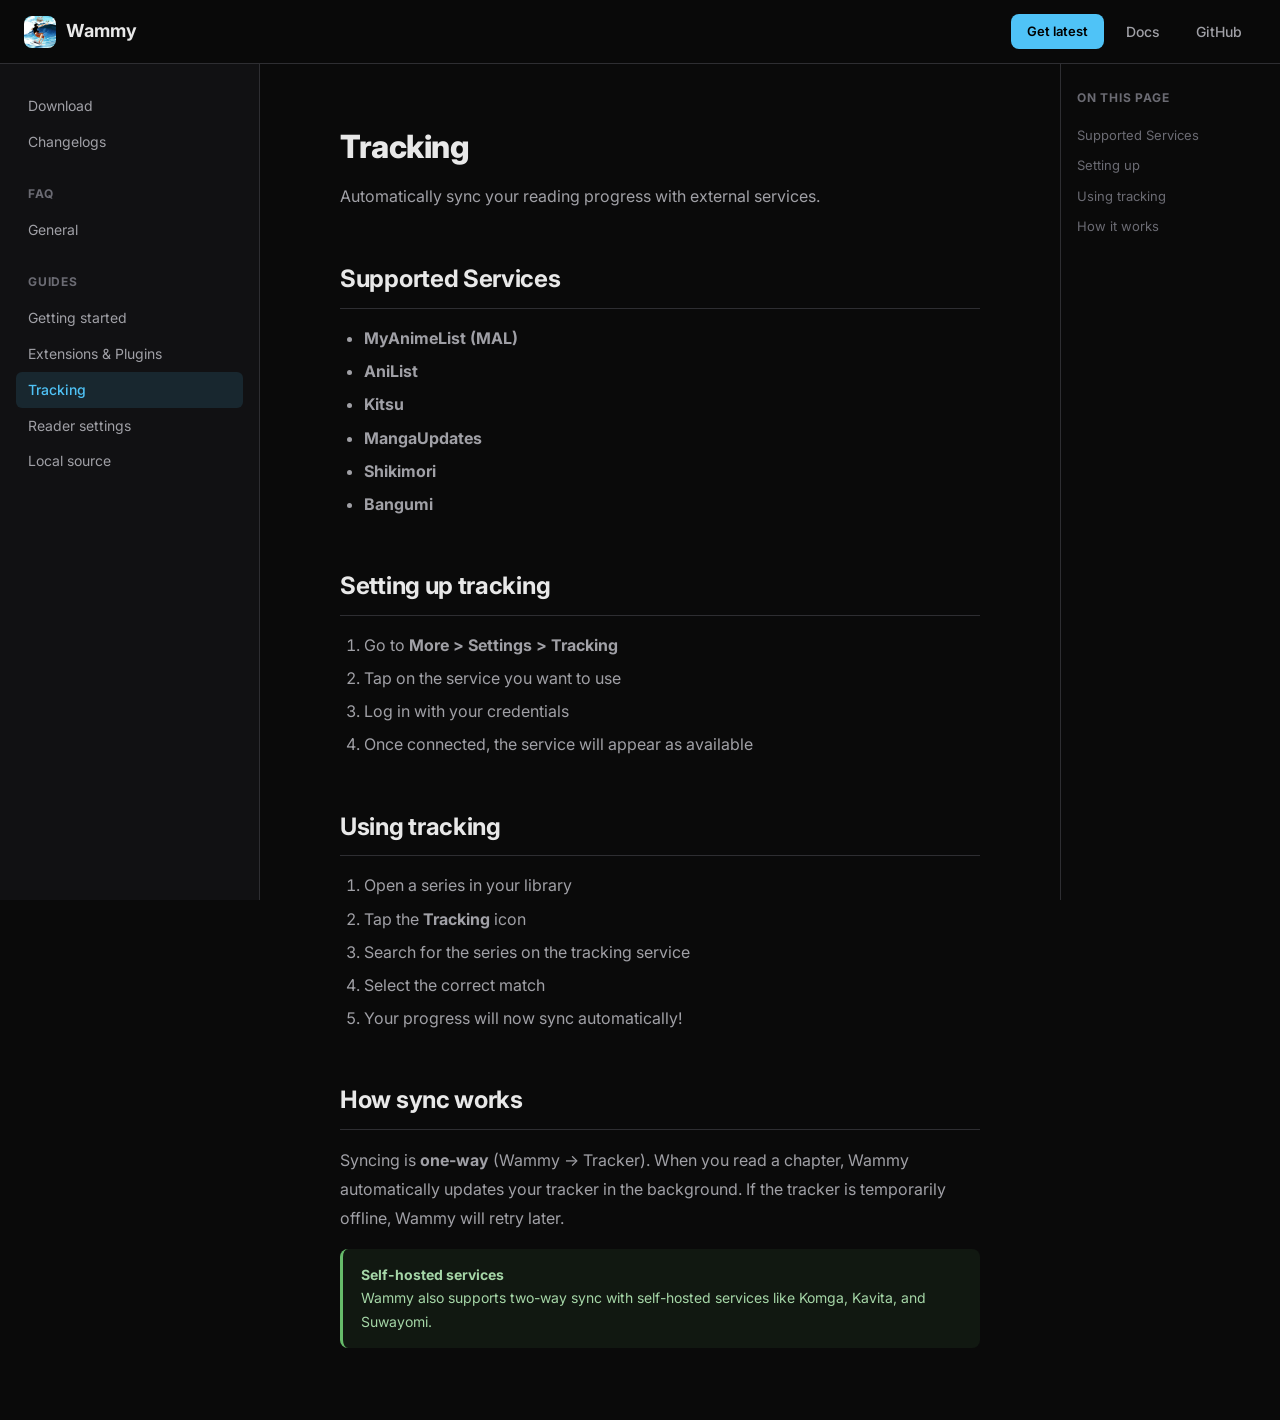
<file: docs/tracking.html>
﻿<!DOCTYPE html>
<html lang='en'>
<head>
    <meta charset='UTF-8'>
    <meta name='viewport' content='width=device-width, initial-scale=1.0'>
    <title>Tracking — Wammy</title>
    <link rel='icon' type='image/jpeg' href='../assets/wammy-logo.jpg'>
    <link rel='stylesheet' href='../assets/style.css'>
</head>
<body>
        <!-- Top Nav -->
    <nav class='top-nav'>
        <div class='nav-container'>
            <a href='../index.html' class='nav-brand'>
                <img src='../assets/wammy-logo.jpg' alt='Wammy'>
                <span>Wammy</span>
            </a>
            <div class='nav-links'>
                <a href='../download.html' class='nav-link nav-version-btn'>Get <span class='nav-version'>latest</span></a>
                <a href='../docs/' class='nav-link'>Docs</a>
                <a href='https://github.com/kainotch/Wammy' class='nav-link' target='_blank'>GitHub</a>
            </div>
        </div>
    </nav>
    <div class='docs-layout'>
            <!-- Left Sidebar -->
    <aside class='sidebar'>
        <div class='sidebar-section'>
            <a href='../download.html' class='sidebar-link '>Download</a>
            <a href='https://github.com/kainotch/Wammy/releases' class='sidebar-link' target='_blank'>Changelogs</a>
        </div>
        <div class='sidebar-section'>
            <div class='sidebar-section-title'>FAQ</div>
            <a href='../docs/faq.html' class='sidebar-link '>General</a>
        </div>
        <div class='sidebar-section'>
            <div class='sidebar-section-title'>Guides</div>
            <a href='../docs/getting-started.html' class='sidebar-link '>Getting started</a>
            <a href='../docs/extensions.html' class='sidebar-link '>Extensions & Plugins</a>
            <a href='../docs/tracking.html' class='sidebar-link active'>Tracking</a>
            <a href='../docs/reader-settings.html' class='sidebar-link '>Reader settings</a>
            <a href='../docs/local-source.html' class='sidebar-link '>Local source</a>
        </div>
    </aside>
        <main class='docs-content'>
            <h1>Tracking</h1>
<p class='subtitle'>Automatically sync your reading progress with external services.</p>
<h2 id='supported'>Supported Services</h2>
<ul>
    <li><strong>MyAnimeList (MAL)</strong></li>
    <li><strong>AniList</strong></li>
    <li><strong>Kitsu</strong></li>
    <li><strong>MangaUpdates</strong></li>
    <li><strong>Shikimori</strong></li>
    <li><strong>Bangumi</strong></li>
</ul>
<h2 id='setup'>Setting up tracking</h2>
<ol>
    <li>Go to <strong>More > Settings > Tracking</strong></li>
    <li>Tap on the service you want to use</li>
    <li>Log in with your credentials</li>
    <li>Once connected, the service will appear as available</li>
</ol>
<h2 id='using'>Using tracking</h2>
<ol>
    <li>Open a series in your library</li>
    <li>Tap the <strong>Tracking</strong> icon</li>
    <li>Search for the series on the tracking service</li>
    <li>Select the correct match</li>
    <li>Your progress will now sync automatically!</li>
</ol>
<h2 id='how-it-works'>How sync works</h2>
<p>Syncing is <strong>one-way</strong> (Wammy &rarr; Tracker). When you read a chapter, Wammy automatically updates your tracker in the background. If the tracker is temporarily offline, Wammy will retry later.</p>
<div class='info-box tip'>
    <strong>Self-hosted services</strong><br>
    Wammy also supports two-way sync with self-hosted services like Komga, Kavita, and Suwayomi.
</div>
        </main>
        <aside class='toc'>
    <div class='toc-title'>On this page</div>
    <a href='#supported' class='toc-link'>Supported Services</a>
    <a href='#setup' class='toc-link'>Setting up</a>
    <a href='#using' class='toc-link'>Using tracking</a>
    <a href='#how-it-works' class='toc-link'>How it works</a>
</aside>
    </div>
        <script>
        fetch('https://api.github.com/repos/kainotch/Wammy/releases/latest')
            .then(r => r.json())
            .then(data => {
                document.querySelectorAll('.nav-version').forEach(el => {
                    if (data.tag_name) el.textContent = data.tag_name;
                });
                
                const relName = document.getElementById('release-name');
                const relDate = document.getElementById('release-date');
                if (relName && data.tag_name) relName.textContent = 'Wammy ' + data.tag_name;
                if (relDate && data.published_at) {
                    const d = new Date(data.published_at);
                    relDate.textContent = 'Released ' + d.toLocaleDateString('en-US', { month: 'short', day: 'numeric', year: 'numeric' });
                }

                const changelogVersion = document.getElementById('changelog-version');
                const changelogBody = document.getElementById('changelog-body');
                if (changelogVersion && data.tag_name) changelogVersion.textContent = data.tag_name;
                if (changelogBody && data.body) {
                    let html = data.body.replace(/\r\n/g, '<br>');
                    html = html.replace(/^### (.*$)/gim, '<h3>$1</h3>');
                    html = html.replace(/^## (.*$)/gim, '<h2>$1</h2>');
                    html = html.replace(/^\* (.*$)/gim, '<ul><li>$1</li></ul>');
                    html = html.replace(/<\/ul><br><ul>/gim, '<br>');
                    changelogBody.innerHTML = html;
                }
            })
            .catch(() => {});
    </script>
</body>
</html>
</file>
<file: assets/style.css>
@import url('https://fonts.googleapis.com/css2?family=Inter:wght@300;400;500;600;700;800;900&display=swap');

/* ===== Reset & Variables ===== */
* { margin: 0; padding: 0; box-sizing: border-box; }

:root {
    --bg-primary: #0a0a0a;
    --bg-secondary: #101012;
    --bg-card: #161618;
    --bg-card-hover: #1e1e22;
    --bg-sidebar: #111113;
    --text-primary: #e8e8e8;
    --text-secondary: #a0a0a6;
    --text-muted: #6b6b73;
    --accent: #4fc3f7;
    --accent-hover: #29b6f6;
    --accent-dim: rgba(79, 195, 247, 0.12);
    --border: #2e2e32;
    --border-light: #3a3a40;
    --green: #66bb6a;
    --purple: #7c4dff;
    --warning-bg: #2a1f00;
    --warning-border: #f9a825;
    --warning-text: #ffe082;
    --nav-height: 64px;
    --sidebar-width: 260px;
    --toc-width: 220px;
    --content-max: 780px;
}

body {
    font-family: 'Inter', -apple-system, BlinkMacSystemFont, sans-serif;
    background: var(--bg-primary);
    color: var(--text-primary);
    line-height: 1.7;
    overflow-x: hidden;
    -webkit-font-smoothing: antialiased;
}

a { color: var(--accent); text-decoration: none; transition: color 0.2s; }
a:hover { color: var(--accent-hover); }

/* ===== Top Navigation ===== */
.top-nav {
    position: fixed;
    top: 0;
    width: 100%;
    z-index: 100;
    background: rgba(10, 10, 10, 0.85);
    backdrop-filter: blur(16px);
    -webkit-backdrop-filter: blur(16px);
    border-bottom: 1px solid var(--border);
    height: var(--nav-height);
}

.top-nav .nav-container {
    max-width: 1400px;
    margin: 0 auto;
    padding: 0 24px;
    height: 100%;
    display: flex;
    align-items: center;
    justify-content: space-between;
}

.nav-brand {
    display: flex;
    align-items: center;
    gap: 10px;
    text-decoration: none;
    color: var(--text-primary);
    font-weight: 700;
    font-size: 18px;
}

.nav-brand img {
    width: 32px;
    height: 32px;
    border-radius: 8px;
}

.nav-links {
    display: flex;
    align-items: center;
    gap: 8px;
}

.nav-link {
    color: var(--text-secondary);
    font-size: 14px;
    font-weight: 500;
    padding: 6px 14px;
    border-radius: 8px;
    transition: all 0.2s;
}

.nav-link:hover {
    color: var(--text-primary);
    background: var(--bg-card);
}

.nav-link.active {
    color: var(--accent);
}

.nav-version-btn {
    background: var(--accent);
    color: #000 !important;
    padding: 6px 16px;
    border-radius: 8px;
    font-weight: 600;
    font-size: 13px;
}

.nav-version-btn:hover {
    background: var(--accent-hover);
    color: #000 !important;
}

/* ===== Landing Page: Hero ===== */
.hero {
    padding: 140px 48px 80px;
    max-width: 1200px;
    margin: 0 auto;
    display: flex;
    align-items: center;
    justify-content: space-between;
    gap: 60px;
}

.hero-text { max-width: 520px; }

.hero-text h1 {
    font-size: 52px;
    font-weight: 800;
    line-height: 1.15;
    letter-spacing: -1.5px;
}

.hero-text h1 .accent { color: var(--accent); }

.hero-text p {
    font-size: 18px;
    color: var(--text-secondary);
    margin-top: 16px;
    line-height: 1.7;
}

.hero-buttons {
    display: flex;
    gap: 12px;
    margin-top: 32px;
}

.btn {
    display: inline-flex;
    align-items: center;
    gap: 8px;
    padding: 10px 24px;
    border-radius: 10px;
    font-size: 14px;
    font-weight: 600;
    text-decoration: none;
    transition: all 0.2s;
    border: none;
    cursor: pointer;
}

.btn-primary {
    background: var(--accent);
    color: #000;
}

.btn-primary:hover {
    background: var(--accent-hover);
    color: #000;
    transform: translateY(-1px);
}

.btn-secondary {
    background: var(--bg-card);
    color: var(--text-primary);
    border: 1px solid var(--border);
}

.btn-secondary:hover {
    background: var(--bg-card-hover);
    transform: translateY(-1px);
}

/* Phone Mockup */
.hero-phone {
    position: relative;
    flex-shrink: 0;
}

.phone-frame {
    width: 280px;
    border-radius: 32px;
    overflow: hidden;
    border: 3px solid #333;
    box-shadow: 0 24px 80px rgba(0,0,0,0.6), 0 0 0 1px rgba(255,255,255,0.05);
    background: #000;
}

.phone-frame img {
    width: 100%;
    display: block;
}

/* Latest Release Card */
.release-card-section {
    max-width: 1200px;
    margin: 0 auto;
    padding: 0 48px 60px;
}

.release-card {
    display: flex;
    align-items: center;
    justify-content: space-between;
    background: var(--bg-card);
    border: 1px solid var(--border);
    border-radius: 14px;
    padding: 20px 28px;
    max-width: 480px;
}

.release-info .release-label {
    font-size: 12px;
    color: var(--text-muted);
    font-weight: 500;
    text-transform: uppercase;
    letter-spacing: 0.5px;
}

.release-info .release-name {
    font-size: 16px;
    font-weight: 700;
    color: var(--text-primary);
    margin-top: 2px;
}

.release-info .release-date {
    font-size: 12px;
    color: var(--text-muted);
    margin-top: 2px;
}

.release-download-btn {
    background: var(--accent);
    color: #000;
    padding: 10px 24px;
    border-radius: 10px;
    font-weight: 600;
    font-size: 14px;
    display: inline-flex;
    align-items: center;
    gap: 6px;
}

.release-download-btn:hover {
    background: var(--accent-hover);
    color: #000;
}

/* Feature Cards */
.features-section {
    max-width: 1200px;
    margin: 0 auto;
    padding: 40px 48px 100px;
}

.features-grid {
    display: grid;
    grid-template-columns: repeat(3, 1fr);
    gap: 20px;
}

.feature-card {
    background: var(--bg-card);
    border: 1px solid var(--border);
    border-radius: 14px;
    padding: 28px;
    transition: all 0.25s;
}

.feature-card:hover {
    border-color: var(--border-light);
    transform: translateY(-2px);
}

.feature-icon {
    width: 40px;
    height: 40px;
    border-radius: 10px;
    display: flex;
    align-items: center;
    justify-content: center;
    font-size: 20px;
    margin-bottom: 16px;
    background: var(--accent-dim);
    color: var(--accent);
}

.feature-card h3 {
    font-size: 16px;
    font-weight: 700;
    margin-bottom: 6px;
}

.feature-card p {
    font-size: 14px;
    color: var(--text-secondary);
    line-height: 1.6;
}

.feature-link {
    display: inline-flex;
    align-items: center;
    gap: 4px;
    margin-top: 14px;
    font-size: 13px;
    font-weight: 600;
    color: var(--accent);
}

.feature-link:hover { color: var(--accent-hover); }

/* ===== Docs Layout ===== */
.docs-layout {
    display: flex;
    margin-top: var(--nav-height);
    min-height: calc(100vh - var(--nav-height));
}

/* Left Sidebar */
.sidebar {
    width: var(--sidebar-width);
    position: fixed;
    top: var(--nav-height);
    left: 0;
    bottom: 0;
    overflow-y: auto;
    padding: 24px 16px;
    border-right: 1px solid var(--border);
    background: var(--bg-sidebar);
    z-index: 50;
}

.sidebar-section { margin-bottom: 24px; }

.sidebar-section-title {
    font-size: 12px;
    font-weight: 700;
    text-transform: uppercase;
    letter-spacing: 0.8px;
    color: var(--text-muted);
    margin-bottom: 8px;
    padding-left: 12px;
}

.sidebar-link {
    display: block;
    padding: 6px 12px;
    font-size: 14px;
    color: var(--text-secondary);
    border-radius: 6px;
    transition: all 0.15s;
    font-weight: 400;
}

.sidebar-link:hover {
    color: var(--text-primary);
    background: var(--bg-card);
}

.sidebar-link.active {
    color: var(--accent);
    background: var(--accent-dim);
    font-weight: 500;
}

/* Main Content */
.docs-content {
    flex: 1;
    margin-left: var(--sidebar-width);
    margin-right: var(--toc-width);
    padding: 56px 80px;
    max-width: calc(100% - var(--sidebar-width) - var(--toc-width));
}

.docs-content h1 {
    font-size: 32px;
    font-weight: 800;
    margin-bottom: 8px;
    letter-spacing: -0.5px;
}

.docs-content .subtitle {
    font-size: 16px;
    color: var(--text-secondary);
    margin-bottom: 32px;
}

.docs-content h2 {
    font-size: 24px;
    font-weight: 700;
    margin-top: 48px;
    margin-bottom: 16px;
    padding-bottom: 8px;
    border-bottom: 1px solid var(--border);
    letter-spacing: -0.3px;
}

.docs-content h3 {
    font-size: 18px;
    font-weight: 600;
    margin-top: 32px;
    margin-bottom: 12px;
}

.docs-content p {
    margin-bottom: 16px;
    color: var(--text-secondary);
    line-height: 1.8;
}

.docs-content ul, .docs-content ol {
    margin-bottom: 16px;
    padding-left: 24px;
}

.docs-content li {
    color: var(--text-secondary);
    margin-bottom: 6px;
    line-height: 1.7;
}

.docs-content code {
    background: var(--bg-card);
    padding: 2px 8px;
    border-radius: 4px;
    font-size: 13px;
    font-family: 'JetBrains Mono', monospace;
    color: var(--accent);
    border: 1px solid var(--border);
}

.docs-content pre {
    background: var(--bg-card);
    border: 1px solid var(--border);
    border-radius: 8px;
    padding: 16px 20px;
    overflow-x: auto;
    margin-bottom: 16px;
}

.docs-content pre code {
    background: none;
    border: none;
    padding: 0;
    color: var(--text-primary);
}

/* Right TOC */
.toc {
    width: var(--toc-width);
    position: fixed;
    top: var(--nav-height);
    right: 0;
    bottom: 0;
    overflow-y: auto;
    padding: 24px 16px;
    border-left: 1px solid var(--border);
    background: var(--bg-primary);
}

.toc-title {
    font-size: 12px;
    font-weight: 700;
    text-transform: uppercase;
    letter-spacing: 0.8px;
    color: var(--text-muted);
    margin-bottom: 12px;
}

.toc-link {
    display: block;
    padding: 4px 0;
    font-size: 13px;
    color: var(--text-muted);
    transition: color 0.15s;
    font-weight: 400;
}

.toc-link:hover { color: var(--text-primary); }
.toc-link.active { color: var(--accent); }
.toc-link.indent { padding-left: 14px; font-size: 12px; }

/* ===== Download Page ===== */
.warning-banner {
    background: var(--warning-bg);
    border: 1px solid var(--warning-border);
    border-radius: 10px;
    padding: 16px 20px;
    margin-bottom: 32px;
}

.warning-banner h4 {
    color: var(--warning-text);
    font-size: 14px;
    font-weight: 700;
    margin-bottom: 4px;
}

.warning-banner p {
    color: var(--warning-text);
    font-size: 13px;
    opacity: 0.85;
    margin-bottom: 0;
}

.stable-card {
    display: flex;
    align-items: center;
    justify-content: space-between;
    background: var(--bg-card);
    border: 1px solid var(--border);
    border-radius: 14px;
    padding: 24px 28px;
    margin-bottom: 40px;
}

.stable-info {
    display: flex;
    align-items: center;
    gap: 20px;
}

.stable-icon {
    width: 52px;
    height: 52px;
    border-radius: 14px;
    overflow: hidden;
}

.stable-icon img {
    width: 100%;
    height: 100%;
    object-fit: cover;
}

.stable-details h3 {
    font-size: 18px;
    font-weight: 700;
}

.stable-details .stable-subtitle {
    font-size: 13px;
    color: var(--text-muted);
}

.stable-details .stable-req {
    font-size: 12px;
    color: var(--text-muted);
    margin-top: 2px;
}

.stable-meta {
    text-align: right;
}

.stable-meta .meta-item {
    font-size: 13px;
    color: var(--text-secondary);
    margin-bottom: 2px;
}

.stable-meta .meta-label {
    color: var(--text-muted);
}

.changelog-section { margin-top: 40px; }

.changelog-header {
    display: flex;
    align-items: center;
    gap: 10px;
    margin-bottom: 8px;
}

.changelog-header h2 {
    border: none;
    margin: 0;
    padding: 0;
    font-size: 22px;
}

.changelog-version {
    font-size: 14px;
    color: var(--text-muted);
    font-weight: 500;
    background: var(--bg-card);
    padding: 2px 10px;
    border-radius: 6px;
}

/* Download Grid */
.download-grid {
    display: grid;
    grid-template-columns: repeat(auto-fill, minmax(280px, 1fr));
    gap: 12px;
    margin-top: 20px;
}

.dl-card {
    display: flex;
    align-items: center;
    justify-content: space-between;
    background: var(--bg-card);
    border: 1px solid var(--border);
    border-radius: 10px;
    padding: 16px 20px;
    transition: all 0.2s;
}

.dl-card:hover {
    border-color: var(--border-light);
    background: var(--bg-card-hover);
}

.dl-card.recommended {
    border-color: var(--accent);
    background: var(--accent-dim);
}

.dl-card-title {
    font-size: 14px;
    font-weight: 600;
}

.dl-card-desc {
    font-size: 12px;
    color: var(--text-muted);
    margin-top: 2px;
}

.dl-badge {
    font-size: 10px;
    font-weight: 700;
    color: var(--accent);
    text-transform: uppercase;
    letter-spacing: 0.5px;
    margin-left: 8px;
}

.dl-card-btn {
    font-size: 13px;
    font-weight: 600;
    color: var(--accent);
    white-space: nowrap;
}

/* ===== Footer ===== */
footer {
    border-top: 1px solid var(--border);
    padding: 32px 48px;
    text-align: center;
}

.footer-content {
    max-width: 1200px;
    margin: 0 auto;
}

.footer-links {
    display: flex;
    gap: 24px;
    justify-content: center;
    margin-bottom: 12px;
    flex-wrap: wrap;
}

.footer-links a {
    color: var(--text-muted);
    font-size: 13px;
}

.footer-links a:hover { color: var(--text-primary); }

.footer-copy {
    color: var(--text-muted);
    font-size: 12px;
}

/* ===== Tables ===== */
.docs-table {
    width: 100%;
    border-collapse: collapse;
    margin-bottom: 24px;
    font-size: 14px;
}

.docs-table th {
    text-align: left;
    padding: 10px 14px;
    background: var(--bg-card);
    border: 1px solid var(--border);
    font-weight: 600;
    font-size: 13px;
    color: var(--text-primary);
}

.docs-table td {
    padding: 10px 14px;
    border: 1px solid var(--border);
    color: var(--text-secondary);
}

/* ===== Tabs ===== */
.tabs {
    display: flex;
    gap: 0;
    border-bottom: 1px solid var(--border);
    margin-bottom: 20px;
}

.tab {
    padding: 10px 20px;
    font-size: 14px;
    font-weight: 500;
    color: var(--text-muted);
    cursor: pointer;
    border-bottom: 2px solid transparent;
    transition: all 0.2s;
}

.tab:hover { color: var(--text-primary); }
.tab.active { color: var(--accent); border-bottom-color: var(--accent); }

/* ===== Info Boxes ===== */
.info-box {
    border-radius: 8px;
    padding: 14px 18px;
    margin-bottom: 16px;
    font-size: 14px;
}

.info-box.tip {
    background: rgba(102, 187, 106, 0.08);
    border-left: 3px solid var(--green);
    color: #a5d6a7;
}

.info-box.warning {
    background: var(--warning-bg);
    border-left: 3px solid var(--warning-border);
    color: var(--warning-text);
}

.info-box.info {
    background: var(--accent-dim);
    border-left: 3px solid var(--accent);
    color: var(--accent);
}

/* ===== Mobile Hamburger ===== */
.mobile-menu-btn {
    display: none;
    background: none;
    border: none;
    color: var(--text-primary);
    font-size: 24px;
    cursor: pointer;
    padding: 4px;
}

/* ===== Responsive ===== */
@media (max-width: 1100px) {
    .toc { display: none; }
    .docs-content { margin-right: 0; max-width: calc(100% - var(--sidebar-width)); }
}

@media (max-width: 768px) {
    .hero {
        flex-direction: column;
        text-align: center;
        padding: 120px 24px 60px;
        gap: 40px;
    }

    .hero-text h1 { font-size: 36px; }
    .hero-buttons { justify-content: center; }
    .phone-frame { width: 220px; }

    .features-grid { grid-template-columns: 1fr; }
    .features-section, .release-card-section { padding-left: 24px; padding-right: 24px; }
    .release-card { max-width: 100%; }

    .sidebar {
        transform: translateX(-100%);
        transition: transform 0.3s;
    }

    .sidebar.open { transform: translateX(0); }

    .docs-content {
        margin-left: 0;
        max-width: 100%;
        padding: 24px;
    }

    .mobile-menu-btn { display: block; }

    .nav-links { gap: 4px; }
    .nav-link { padding: 6px 10px; font-size: 13px; }

    footer { padding: 24px; }
    .download-grid { grid-template-columns: 1fr; }
}
</file>
